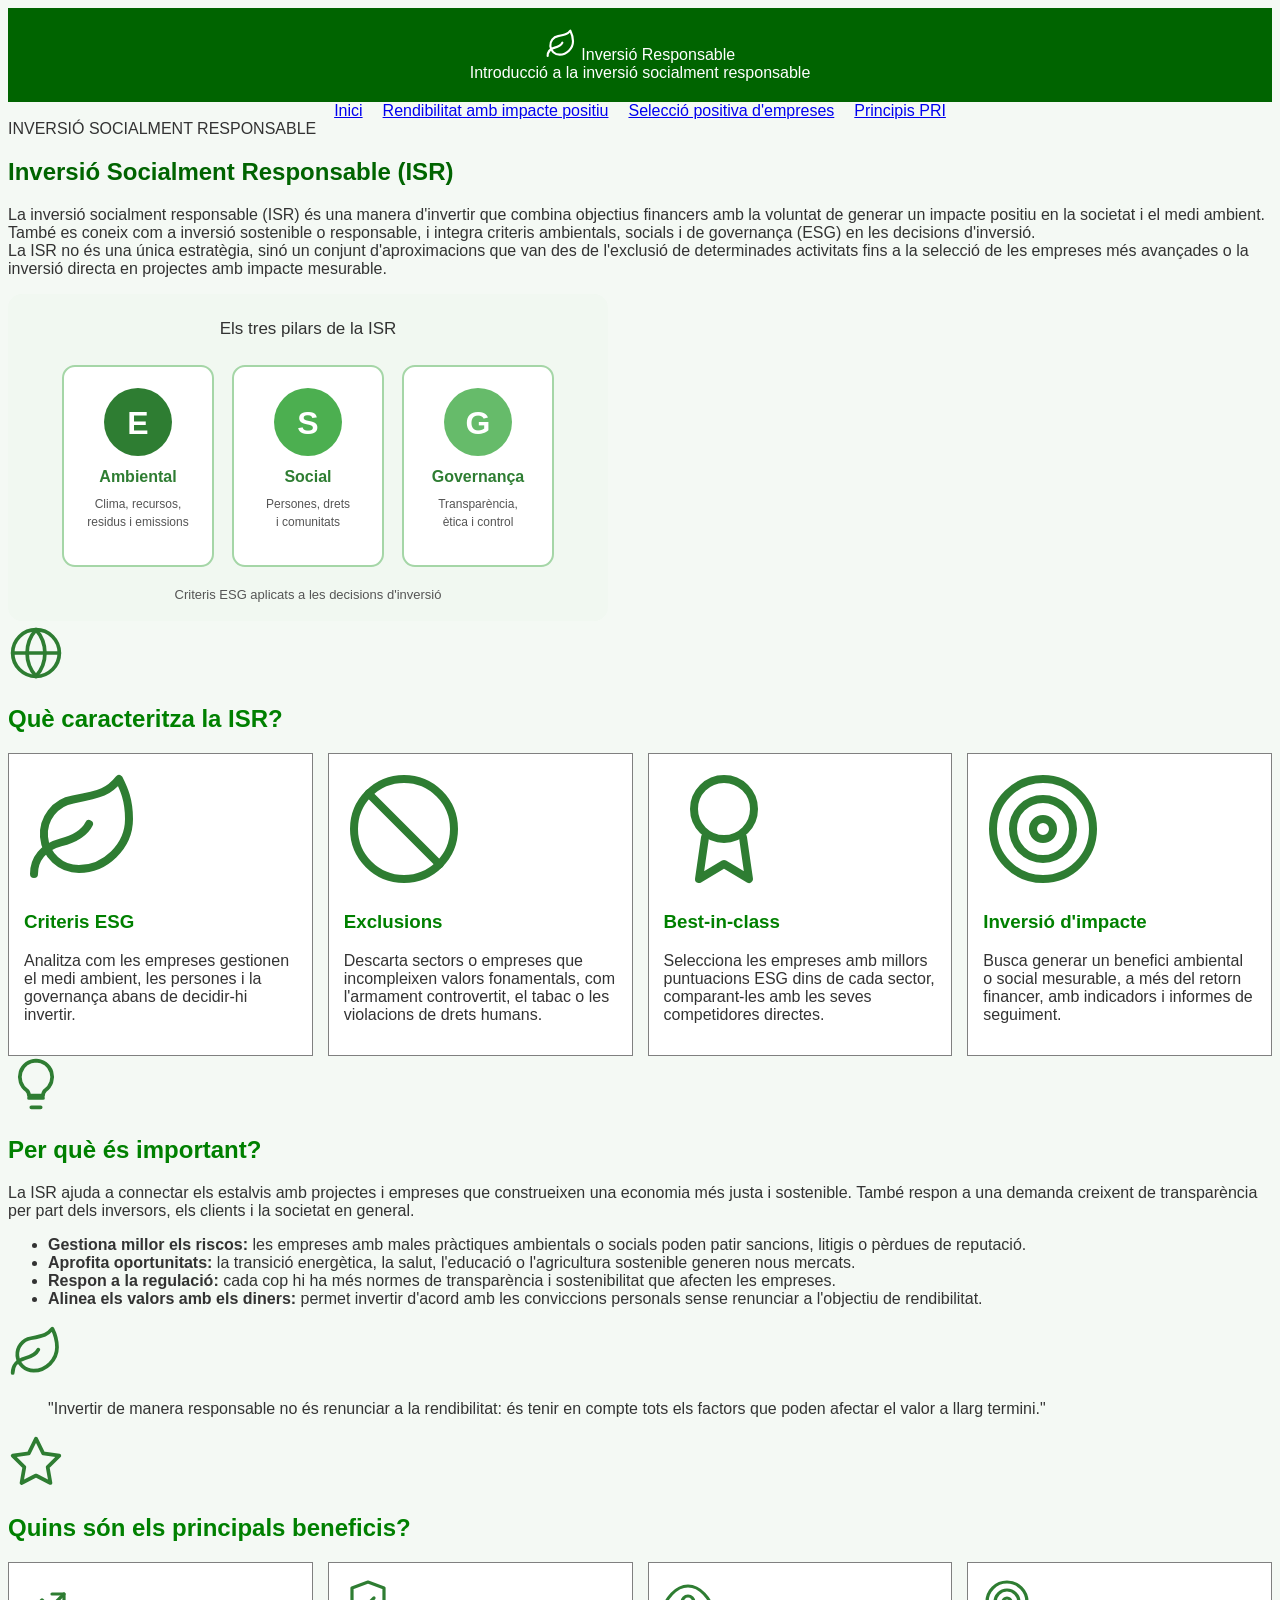
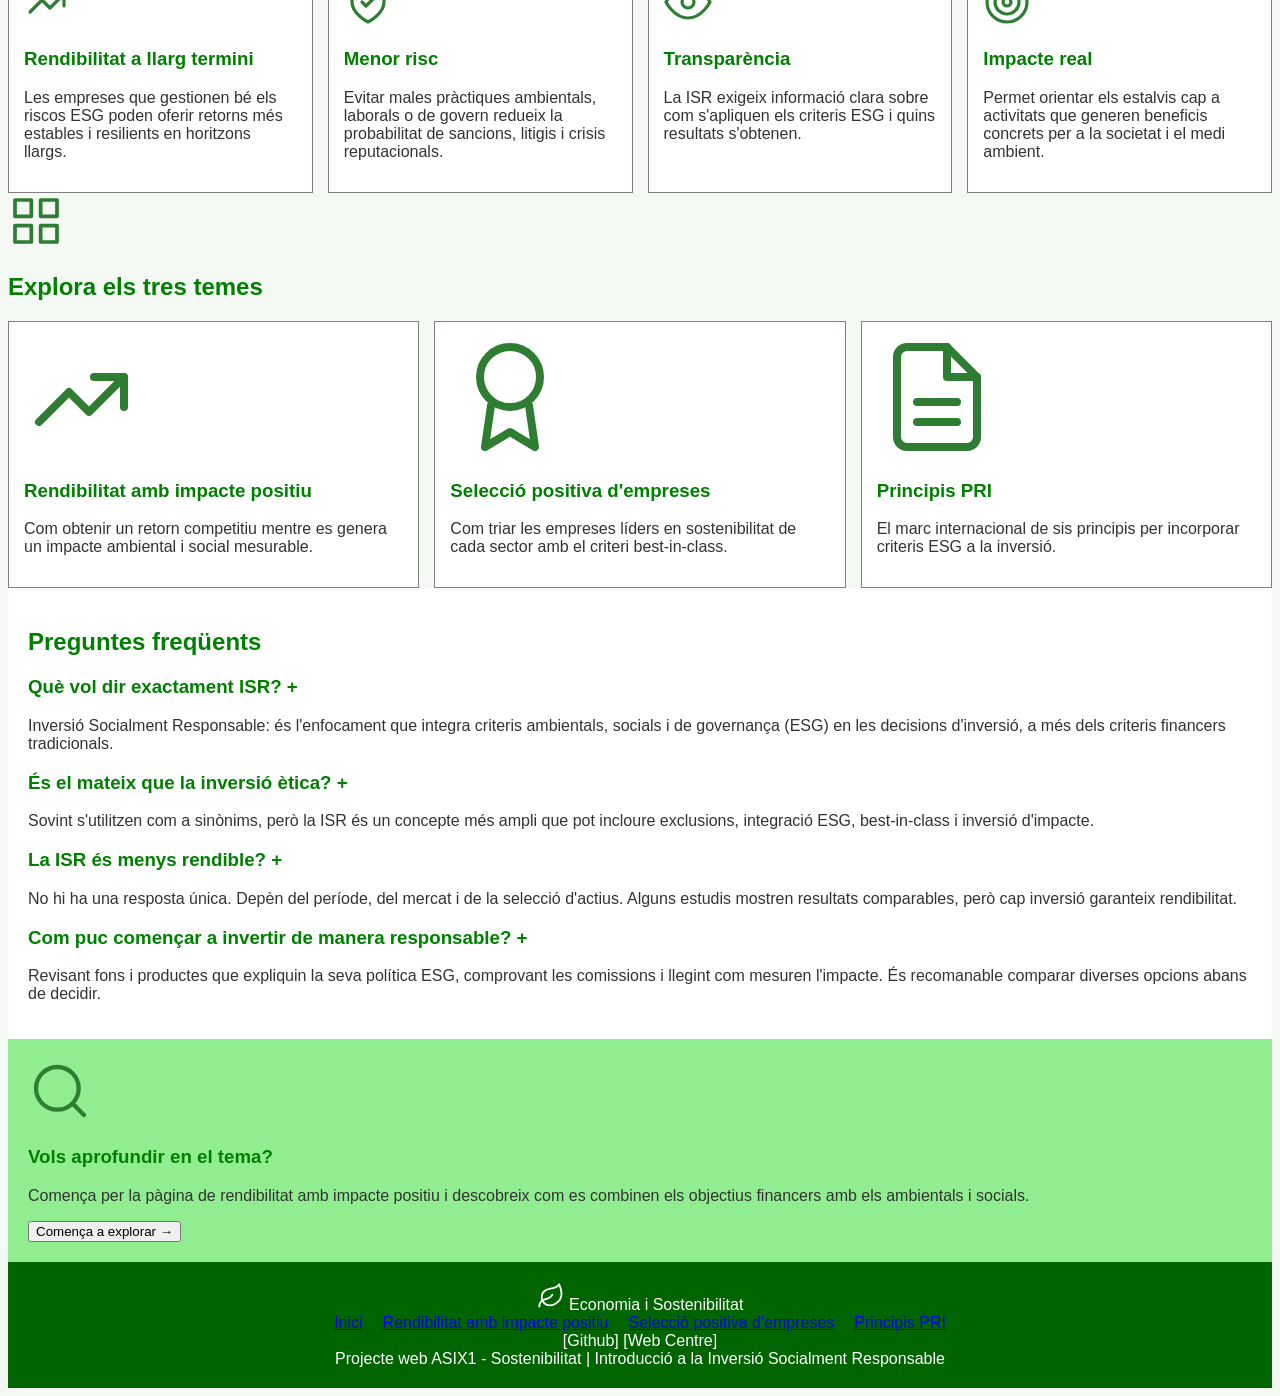
<file: Sostenibilitat/index.html>
<!DOCTYPE html>
<html lang="ca">
<head>
    <meta charset="UTF-8">
    <meta name="viewport" content="width=device-width, initial-scale=1">
    <title>Inversió Socialment Responsable (ISR) | Inversió Responsable</title>
    <link rel="stylesheet" href="style.css">
</head>
<body>

<header>
    <div class="logo">
        <svg class="icona-logo" xmlns="http://www.w3.org/2000/svg" viewBox="0 0 24 24" width="32" height="32" fill="none" stroke="#ffffff" stroke-width="1.6" stroke-linecap="round" stroke-linejoin="round" aria-hidden="true">
            <path d="M11 20A7 7 0 0 1 9.8 6.1C15.5 5 17 4.5 19 2c1 2 2 4.2 2 8 0 5.5-4.8 10-10 10Z"/>
            <path d="M2 21c0-3 1.9-5.4 5.3-6.3C10 14 12 13 13 11"/>
        </svg>
        Inversió Responsable
    </div>
    <div class="slogan">Introducció a la inversió socialment responsable</div>
</header>


<nav>
    <a href="index.html" class="active">Inici</a>
    <a href="activitat_andrei/rendibilitat_impacte_positiu.html">Rendibilitat amb impacte positiu</a>
    <a href="activitat_unai/Selecci%C3%B3_positiva_d_empreses.html">Selecció positiva d'empreses</a>
    <a href="activitat_hugo/principis_pri.html">Principis PRI</a>
</nav>

<main>

    <section class="hero-banner">
        <span class="categoria">INVERSIÓ SOCIALMENT RESPONSABLE</span>
        <h1>Inversió Socialment Responsable (ISR)</h1>

        <p class="text-simulat">
            La inversió socialment responsable (ISR) és una manera d'invertir que combina objectius financers amb la voluntat de generar un impacte positiu en la societat i el medi ambient. També es coneix com a inversió sostenible o responsable, i integra criteris ambientals, socials i de governança (ESG) en les decisions d'inversió.
            <br>
            La ISR no és una única estratègia, sinó un conjunt d'aproximacions que van des de l'exclusió de determinades activitats fins a la selecció de les empreses més avançades o la inversió directa en projectes amb impacte mesurable.
        </p>

        <div class="imatge-placeholder">
            <svg class="imatge-hero" xmlns="http://www.w3.org/2000/svg" viewBox="0 0 600 327" width="600" height="327" role="img" aria-label="Els tres pilars ESG de la inversió socialment responsable">
                <rect width="600" height="327" rx="14" fill="#f1f8f1"/>
                <text x="300" y="40" text-anchor="middle" font-family="Arial, sans-serif" font-size="17" fill="#333333">Els tres pilars de la ISR</text>

                <rect x="55" y="72" width="150" height="200" rx="12" fill="#ffffff" stroke="#a5d6a7" stroke-width="2"/>
                <circle cx="130" cy="128" r="34" fill="#2e7d32"/>
                <text x="130" y="140" text-anchor="middle" font-family="Arial, sans-serif" font-size="32" font-weight="bold" fill="#ffffff">E</text>
                <text x="130" y="188" text-anchor="middle" font-family="Arial, sans-serif" font-size="16" font-weight="bold" fill="#2e7d32">Ambiental</text>
                <text x="130" y="214" text-anchor="middle" font-family="Arial, sans-serif" font-size="12" fill="#555555">Clima, recursos,</text>
                <text x="130" y="232" text-anchor="middle" font-family="Arial, sans-serif" font-size="12" fill="#555555">residus i emissions</text>

                <rect x="225" y="72" width="150" height="200" rx="12" fill="#ffffff" stroke="#a5d6a7" stroke-width="2"/>
                <circle cx="300" cy="128" r="34" fill="#4caf50"/>
                <text x="300" y="140" text-anchor="middle" font-family="Arial, sans-serif" font-size="32" font-weight="bold" fill="#ffffff">S</text>
                <text x="300" y="188" text-anchor="middle" font-family="Arial, sans-serif" font-size="16" font-weight="bold" fill="#2e7d32">Social</text>
                <text x="300" y="214" text-anchor="middle" font-family="Arial, sans-serif" font-size="12" fill="#555555">Persones, drets</text>
                <text x="300" y="232" text-anchor="middle" font-family="Arial, sans-serif" font-size="12" fill="#555555">i comunitats</text>

                <rect x="395" y="72" width="150" height="200" rx="12" fill="#ffffff" stroke="#a5d6a7" stroke-width="2"/>
                <circle cx="470" cy="128" r="34" fill="#66bb6a"/>
                <text x="470" y="140" text-anchor="middle" font-family="Arial, sans-serif" font-size="32" font-weight="bold" fill="#ffffff">G</text>
                <text x="470" y="188" text-anchor="middle" font-family="Arial, sans-serif" font-size="16" font-weight="bold" fill="#2e7d32">Governança</text>
                <text x="470" y="214" text-anchor="middle" font-family="Arial, sans-serif" font-size="12" fill="#555555">Transparència,</text>
                <text x="470" y="232" text-anchor="middle" font-family="Arial, sans-serif" font-size="12" fill="#555555">ètica i control</text>

                <text x="300" y="305" text-anchor="middle" font-family="Arial, sans-serif" font-size="13" fill="#555555">Criteris ESG aplicats a les decisions d'inversió</text>
            </svg>
        </div>
    </section>

    <article class="exemples-seleccio">
        <div class="icona-article">
            <svg xmlns="http://www.w3.org/2000/svg" viewBox="0 0 24 24" width="56" height="56" fill="none" stroke="#2e7d32" stroke-width="1.6" stroke-linecap="round" stroke-linejoin="round" aria-hidden="true">
                <circle cx="12" cy="12" r="10"/>
                <path d="M2 12h20"/>
                <path d="M12 2a15 15 0 0 1 0 20"/>
                <path d="M12 2a15 15 0 0 0 0 20"/>
            </svg>
        </div>
        <h2>Què caracteritza la ISR?</h2>

        <div class="grid-4-columnes">
            <div class="card">
                <div class="imatge">
                    <svg xmlns="http://www.w3.org/2000/svg" viewBox="0 0 24 24" width="120" height="120" fill="none" stroke="#2e7d32" stroke-width="1.6" stroke-linecap="round" stroke-linejoin="round" aria-label="Icona criteris ESG">
                        <path d="M11 20A7 7 0 0 1 9.8 6.1C15.5 5 17 4.5 19 2c1 2 2 4.2 2 8 0 5.5-4.8 10-10 10Z"/>
                        <path d="M2 21c0-3 1.9-5.4 5.3-6.3C10 14 12 13 13 11"/>
                    </svg>
                </div>
                <h3>Criteris ESG</h3>
                <p>Analitza com les empreses gestionen el medi ambient, les persones i la governança abans de decidir-hi invertir.</p>
            </div>

            <div class="card">
                <div class="imatge">
                    <svg xmlns="http://www.w3.org/2000/svg" viewBox="0 0 24 24" width="120" height="120" fill="none" stroke="#2e7d32" stroke-width="1.6" stroke-linecap="round" stroke-linejoin="round" aria-label="Icona exclusions">
                        <circle cx="12" cy="12" r="10"/>
                        <path d="M4.9 4.9l14.2 14.2"/>
                    </svg>
                </div>
                <h3>Exclusions</h3>
                <p>Descarta sectors o empreses que incompleixen valors fonamentals, com l'armament controvertit, el tabac o les violacions de drets humans.</p>
            </div>

            <div class="card">
                <div class="imatge">
                    <svg xmlns="http://www.w3.org/2000/svg" viewBox="0 0 24 24" width="120" height="120" fill="none" stroke="#2e7d32" stroke-width="1.6" stroke-linecap="round" stroke-linejoin="round" aria-label="Icona best-in-class">
                        <circle cx="12" cy="8" r="6"/>
                        <path d="M8.2 13.7L7 22l5-3 5 3-1.2-8.3"/>
                    </svg>
                </div>
                <h3>Best-in-class</h3>
                <p>Selecciona les empreses amb millors puntuacions ESG dins de cada sector, comparant-les amb les seves competidores directes.</p>
            </div>

            <div class="card">
                <div class="imatge">
                    <svg xmlns="http://www.w3.org/2000/svg" viewBox="0 0 24 24" width="120" height="120" fill="none" stroke="#2e7d32" stroke-width="1.6" stroke-linecap="round" stroke-linejoin="round" aria-label="Icona inversió d'impacte">
                        <circle cx="12" cy="12" r="10"/>
                        <circle cx="12" cy="12" r="6"/>
                        <circle cx="12" cy="12" r="2"/>
                    </svg>
                </div>
                <h3>Inversió d'impacte</h3>
                <p>Busca generar un benefici ambiental o social mesurable, a més del retorn financer, amb indicadors i informes de seguiment.</p>
            </div>
        </div>
    </article>

    <article class="definicio">
        <div class="icona-article">
            <svg xmlns="http://www.w3.org/2000/svg" viewBox="0 0 24 24" width="56" height="56" fill="none" stroke="#2e7d32" stroke-width="1.6" stroke-linecap="round" stroke-linejoin="round" aria-hidden="true">
                <path d="M9 18h6M10 22h4M12 2a7 7 0 0 0-4 12.7c.6.5 1 1.3 1 2.3h6c0-1 .4-1.8 1-2.3A7 7 0 0 0 12 2z"/>
            </svg>
        </div>
        <h2>Per què és important?</h2>

        <p class="text-simulat">
            La ISR ajuda a connectar els estalvis amb projectes i empreses que construeixen una economia més justa i sostenible. També respon a una demanda creixent de transparència per part dels inversors, els clients i la societat en general.
        </p>

        <ul>
            <li><strong>Gestiona millor els riscos:</strong> les empreses amb males pràctiques ambientals o socials poden patir sancions, litigis o pèrdues de reputació.</li>
            <li><strong>Aprofita oportunitats:</strong> la transició energètica, la salut, l'educació o l'agricultura sostenible generen nous mercats.</li>
            <li><strong>Respon a la regulació:</strong> cada cop hi ha més normes de transparència i sostenibilitat que afecten les empreses.</li>
            <li><strong>Alinea els valors amb els diners:</strong> permet invertir d'acord amb les conviccions personals sense renunciar a l'objectiu de rendibilitat.</li>
        </ul>
    </article>

    <article class="cita-destacada">
        <div class="icona-article">
            <svg xmlns="http://www.w3.org/2000/svg" viewBox="0 0 24 24" width="56" height="56" fill="none" stroke="#2e7d32" stroke-width="1.6" stroke-linecap="round" stroke-linejoin="round" aria-hidden="true">
                <path d="M11 20A7 7 0 0 1 9.8 6.1C15.5 5 17 4.5 19 2c1 2 2 4.2 2 8 0 5.5-4.8 10-10 10Z"/>
                <path d="M2 21c0-3 1.9-5.4 5.3-6.3C10 14 12 13 13 11"/>
            </svg>
        </div>
        <blockquote>
            "Invertir de manera responsable no és renunciar a la rendibilitat: és tenir en compte tots els factors que poden afectar el valor a llarg termini."
        </blockquote>
    </article>

    <article class="beneficis">
        <div class="icona-article">
            <svg xmlns="http://www.w3.org/2000/svg" viewBox="0 0 24 24" width="56" height="56" fill="none" stroke="#2e7d32" stroke-width="1.6" stroke-linecap="round" stroke-linejoin="round" aria-hidden="true">
                <path d="M12 2l3.1 6.3 6.9 1-5 4.9 1.2 6.8L12 17.8 5.8 21l1.2-6.8-5-4.9 6.9-1z"/>
            </svg>
        </div>
        <h2>Quins són els principals beneficis?</h2>

        <div class="grid-4-caixes">
            <div class="caixa-benefici">
                <div class="icona-benefici">
                    <svg xmlns="http://www.w3.org/2000/svg" viewBox="0 0 24 24" width="48" height="48" fill="none" stroke="#2e7d32" stroke-width="1.6" stroke-linecap="round" stroke-linejoin="round" aria-label="Icona rendibilitat">
                        <path d="M3 17l6-6 4 4 7-7"/>
                        <path d="M14 8h6v6"/>
                    </svg>
                </div>
                <h3>Rendibilitat a llarg termini</h3>
                <p>Les empreses que gestionen bé els riscos ESG poden oferir retorns més estables i resilients en horitzons llargs.</p>
            </div>
            <div class="caixa-benefici">
                <div class="icona-benefici">
                    <svg xmlns="http://www.w3.org/2000/svg" viewBox="0 0 24 24" width="48" height="48" fill="none" stroke="#2e7d32" stroke-width="1.6" stroke-linecap="round" stroke-linejoin="round" aria-label="Icona menor risc">
                        <path d="M12 22s8-4 8-10V5l-8-3-8 3v7c0 6 8 10 8 10z"/>
                        <path d="M9 12l2 2 4-4"/>
                    </svg>
                </div>
                <h3>Menor risc</h3>
                <p>Evitar males pràctiques ambientals, laborals o de govern redueix la probabilitat de sancions, litigis i crisis reputacionals.</p>
            </div>
            <div class="caixa-benefici">
                <div class="icona-benefici">
                    <svg xmlns="http://www.w3.org/2000/svg" viewBox="0 0 24 24" width="48" height="48" fill="none" stroke="#2e7d32" stroke-width="1.6" stroke-linecap="round" stroke-linejoin="round" aria-label="Icona transparència">
                        <path d="M1 12s4-8 11-8 11 8 11 8-4 8-11 8S1 12 1 12z"/>
                        <circle cx="12" cy="12" r="3"/>
                    </svg>
                </div>
                <h3>Transparència</h3>
                <p>La ISR exigeix informació clara sobre com s'apliquen els criteris ESG i quins resultats s'obtenen.</p>
            </div>
            <div class="caixa-benefici">
                <div class="icona-benefici">
                    <svg xmlns="http://www.w3.org/2000/svg" viewBox="0 0 24 24" width="48" height="48" fill="none" stroke="#2e7d32" stroke-width="1.6" stroke-linecap="round" stroke-linejoin="round" aria-label="Icona impacte real">
                        <circle cx="12" cy="12" r="10"/>
                        <circle cx="12" cy="12" r="6"/>
                        <circle cx="12" cy="12" r="2"/>
                    </svg>
                </div>
                <h3>Impacte real</h3>
                <p>Permet orientar els estalvis cap a activitats que generen beneficis concrets per a la societat i el medi ambient.</p>
            </div>
        </div>
    </article>

    <article class="exemples-seleccio">
        <div class="icona-article">
            <svg xmlns="http://www.w3.org/2000/svg" viewBox="0 0 24 24" width="56" height="56" fill="none" stroke="#2e7d32" stroke-width="1.6" stroke-linecap="round" stroke-linejoin="round" aria-hidden="true">
                <rect x="3" y="3" width="7" height="7"/>
                <rect x="14" y="3" width="7" height="7"/>
                <rect x="3" y="14" width="7" height="7"/>
                <rect x="14" y="14" width="7" height="7"/>
            </svg>
        </div>
        <h2>Explora els tres temes</h2>

        <div class="grid-4-columnes">
            <div class="card">
                <div class="imatge">
                    <svg xmlns="http://www.w3.org/2000/svg" viewBox="0 0 24 24" width="120" height="120" fill="none" stroke="#2e7d32" stroke-width="1.6" stroke-linecap="round" stroke-linejoin="round" aria-label="Icona rendibilitat amb impacte">
                        <path d="M3 17l6-6 4 4 7-7"/>
                        <path d="M14 8h6v6"/>
                    </svg>
                </div>
                <a href="activitat_andrei/rendibilitat_impacte_positiu.html">
                    <h3>Rendibilitat amb impacte positiu</h3>
                    <p>Com obtenir un retorn competitiu mentre es genera un impacte ambiental i social mesurable.</p>
                </a>
            </div>

            <div class="card">
                <div class="imatge">
                    <svg xmlns="http://www.w3.org/2000/svg" viewBox="0 0 24 24" width="120" height="120" fill="none" stroke="#2e7d32" stroke-width="1.6" stroke-linecap="round" stroke-linejoin="round" aria-label="Icona selecció positiva">
                        <circle cx="12" cy="8" r="6"/>
                        <path d="M8.2 13.7L7 22l5-3 5 3-1.2-8.3"/>
                    </svg>
                </div>
                <a href="activitat_unai/Selecci%C3%B3_positiva_d_empreses.html">
                    <h3>Selecció positiva d'empreses</h3>
                    <p>Com triar les empreses líders en sostenibilitat de cada sector amb el criteri best-in-class.</p>
                </a>
            </div>

            <div class="card">
                <div class="imatge">
                    <svg xmlns="http://www.w3.org/2000/svg" viewBox="0 0 24 24" width="120" height="120" fill="none" stroke="#2e7d32" stroke-width="1.6" stroke-linecap="round" stroke-linejoin="round" aria-label="Icona Principis PRI">
                        <path d="M14 2H6a2 2 0 0 0-2 2v16a2 2 0 0 0 2 2h12a2 2 0 0 0 2-2V8z"/>
                        <path d="M14 2v6h6"/>
                        <path d="M8 13h8M8 17h8"/>
                    </svg>
                </div>
                <a href="activitat_hugo/principis_pri.html">
                    <h3>Principis PRI</h3>
                    <p>El marc internacional de sis principis per incorporar criteris ESG a la inversió.</p>
                </a>
            </div>
        </div>
    </article>

</main>

<aside>

    <div class="faq-container">
        <h2>Preguntes freqüents</h2>

        <div class="faq-item">
            <h3>Què vol dir exactament ISR? <span>+</span></h3>
            <p class="text-simulat">Inversió Socialment Responsable: és l'enfocament que integra criteris ambientals, socials i de governança (ESG) en les decisions d'inversió, a més dels criteris financers tradicionals.</p>
        </div>

        <div class="faq-item">
            <h3>És el mateix que la inversió ètica? <span>+</span></h3>
            <p class="text-simulat">Sovint s'utilitzen com a sinònims, però la ISR és un concepte més ampli que pot incloure exclusions, integració ESG, best-in-class i inversió d'impacte.</p>
        </div>

        <div class="faq-item">
            <h3>La ISR és menys rendible? <span>+</span></h3>
            <p class="text-simulat">No hi ha una resposta única. Depèn del període, del mercat i de la selecció d'actius. Alguns estudis mostren resultats comparables, però cap inversió garanteix rendibilitat.</p>
        </div>

        <div class="faq-item">
            <h3>Com puc començar a invertir de manera responsable? <span>+</span></h3>
            <p class="text-simulat">Revisant fons i productes que expliquin la seva política ESG, comprovant les comissions i llegint com mesuren l'impacte. És recomanable comparar diverses opcions abans de decidir.</p>
        </div>
    </div>

    <div class="cta-card">
        <div class="icona">
            <svg xmlns="http://www.w3.org/2000/svg" viewBox="0 0 24 24" width="64" height="64" fill="none" stroke="#2e7d32" stroke-width="1.6" stroke-linecap="round" stroke-linejoin="round" aria-label="Icona lupa i anàlisi">
                <circle cx="11" cy="11" r="8"/>
                <path d="M21 21l-4.3-4.3"/>
            </svg>
        </div>
        <h3>Vols aprofundir en el tema?</h3>
        <p class="text-simulat">Comença per la pàgina de rendibilitat amb impacte positiu i descobreix com es combinen els objectius financers amb els ambientals i socials.</p>
        <button class="boto-cta">Comença a explorar &rarr;</button>
    </div>
</aside>

<footer>
    <div class="footer-logo">
        <svg class="icona-logo" xmlns="http://www.w3.org/2000/svg" viewBox="0 0 24 24" width="28" height="28" fill="none" stroke="#ffffff" stroke-width="1.6" stroke-linecap="round" stroke-linejoin="round" aria-hidden="true">
            <path d="M11 20A7 7 0 0 1 9.8 6.1C15.5 5 17 4.5 19 2c1 2 2 4.2 2 8 0 5.5-4.8 10-10 10Z"/>
            <path d="M2 21c0-3 1.9-5.4 5.3-6.3C10 14 12 13 13 11"/>
        </svg>
        Economia i Sostenibilitat
    </div>
    <div class="footer-nav">
        <a href="index.html" class="active">Inici</a>
        <a href="activitat_andrei/rendibilitat_impacte_positiu.html">Rendibilitat amb impacte positiu</a>
        <a href="activitat_unai/Selecci%C3%B3_positiva_d_empreses.html">Selecció positiva d'empreses</a>
        <a href="activitat_hugo/principis_pri.html">Principis PRI</a>
    </div>
    <div class="xarxes-socials">
        [Github] [Web Centre]
    </div>
    <div class="footer-copy">
        Projecte web ASIX1 - Sostenibilitat | Introducció a la Inversió Socialment Responsable
    </div>
</footer>
</body>
</html>
</file>
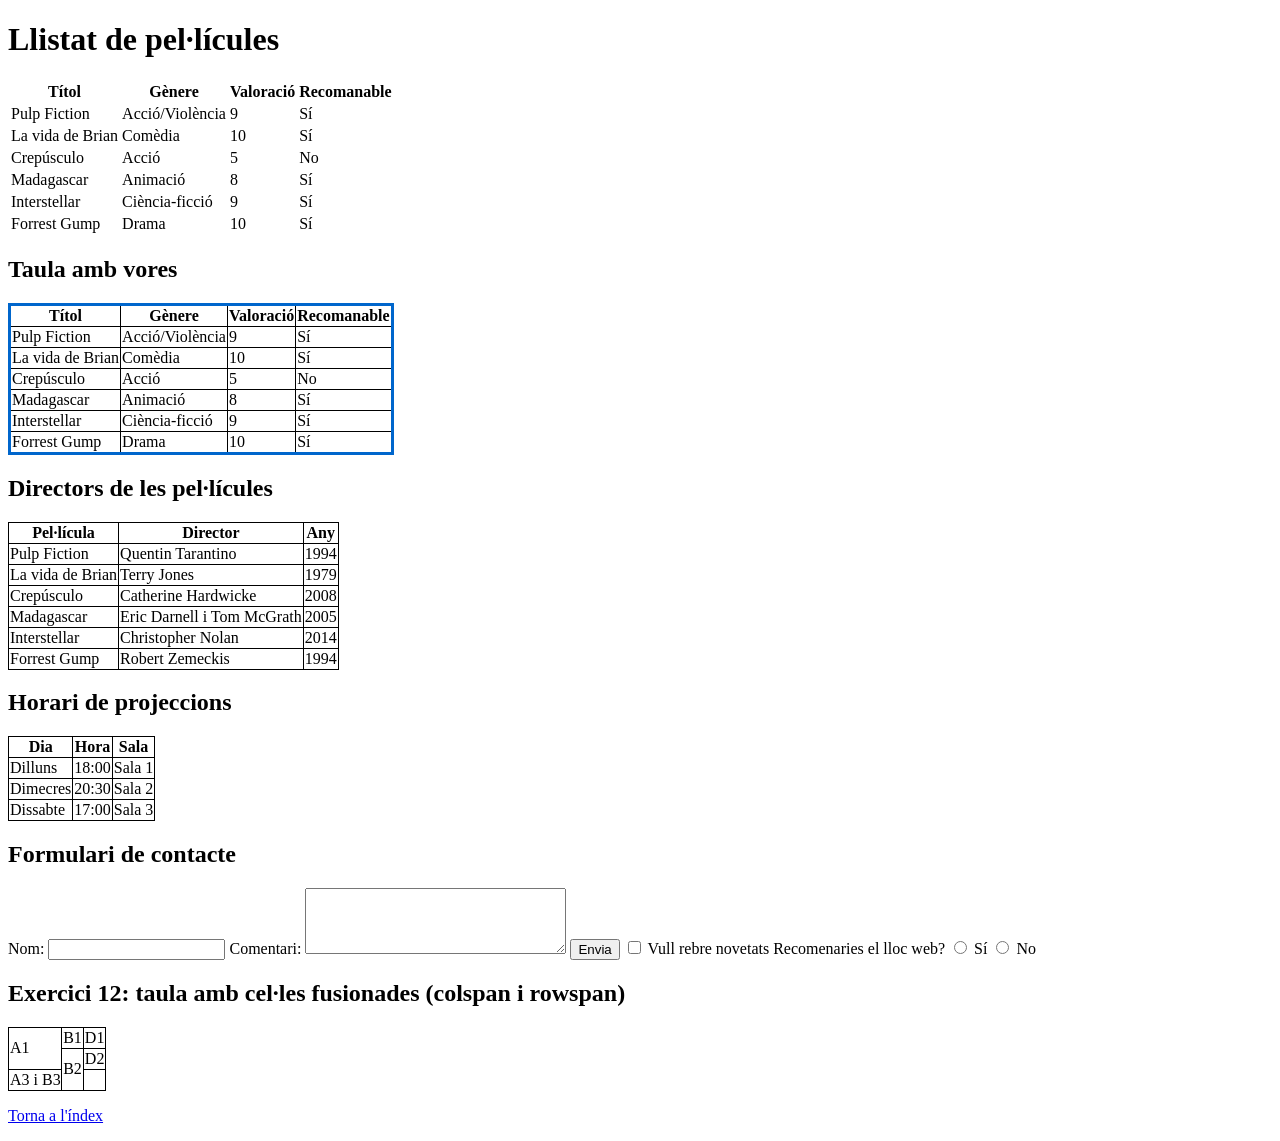
<file: RA1/RA1 Activitat Introductoria/1.2_tauleta (1).html>
<!DOCTYPE html>
<html lang="ca">
<head>
    <meta charset="UTF-8">
    <title>Taules i formulari de pel·lícules</title>
    <style>
        table.borders td, table.borders th { border: 1px solid black; }
    </style>
</head>
<body>

    <h1>Llistat de pel·lícules</h1>

    <table>
        <tr>
            <th>Títol</th>
            <th>Gènere</th>
            <th>Valoració</th>
            <th>Recomanable</th>
        </tr>
        <tr>
            <td>Pulp Fiction</td>
            <td>Acció/Violència</td>
            <td>9</td>
            <td>Sí</td>
        </tr>
        <tr>
            <td>La vida de Brian</td>
            <td>Comèdia</td>
            <td>10</td>
            <td>Sí</td>
        </tr>
        <tr>
            <td>Crepúsculo</td>
            <td>Acció</td>
            <td>5</td>
            <td>No</td>
        </tr>
        <tr>
            <td>Madagascar</td>
            <td>Animació</td>
            <td>8</td>
            <td>Sí</td>
        </tr>
        <tr>
            <td>Interstellar</td>
            <td>Ciència-ficció</td>
            <td>9</td>
            <td>Sí</td>
        </tr>
        <tr>
            <td>Forrest Gump</td>
            <td>Drama</td>
            <td>10</td>
            <td>Sí</td>
        </tr>
    </table>

    <h2>Taula amb vores</h2>
    <table class="borders" style="border: 3px solid #0066CC; border-collapse: collapse;">
        <tr>
            <th>Títol</th>
            <th>Gènere</th>
            <th>Valoració</th>
            <th>Recomanable</th>
        </tr>
        <tr>
            <td>Pulp Fiction</td>
            <td>Acció/Violència</td>
            <td>9</td>
            <td>Sí</td>
        </tr>
        <tr>
            <td>La vida de Brian</td>
            <td>Comèdia</td>
            <td>10</td>
            <td>Sí</td>
        </tr>
        <tr>
            <td>Crepúsculo</td>
            <td>Acció</td>
            <td>5</td>
            <td>No</td>
        </tr>
        <tr>
            <td>Madagascar</td>
            <td>Animació</td>
            <td>8</td>
            <td>Sí</td>
        </tr>
        <tr>
            <td>Interstellar</td>
            <td>Ciència-ficció</td>
            <td>9</td>
            <td>Sí</td>
        </tr>
        <tr>
            <td>Forrest Gump</td>
            <td>Drama</td>
            <td>10</td>
            <td>Sí</td>
        </tr>
    </table>

    <h2>Directors de les pel·lícules</h2>
    <table class="borders" style="border: 1px solid black; border-collapse: collapse;">
        <tr>
            <th>Pel·lícula</th>
            <th>Director</th>
            <th>Any</th>
        </tr>
        <tr>
            <td>Pulp Fiction</td>
            <td>Quentin Tarantino</td>
            <td>1994</td>
        </tr>
        <tr>
            <td>La vida de Brian</td>
            <td>Terry Jones</td>
            <td>1979</td>
        </tr>
        <tr>
            <td>Crepúsculo</td>
            <td>Catherine Hardwicke</td>
            <td>2008</td>
        </tr>
        <tr>
            <td>Madagascar</td>
            <td>Eric Darnell i Tom McGrath</td>
            <td>2005</td>
        </tr>
        <tr>
            <td>Interstellar</td>
            <td>Christopher Nolan</td>
            <td>2014</td>
        </tr>
        <tr>
            <td>Forrest Gump</td>
            <td>Robert Zemeckis</td>
            <td>1994</td>
        </tr>
    </table>

    <h2>Horari de projeccions</h2>
    <table class="borders" style="border: 1px solid black; border-collapse: collapse;">
        <tr>
            <th>Dia</th>
            <th>Hora</th>
            <th>Sala</th>
        </tr>
        <tr>
            <td>Dilluns</td>
            <td>18:00</td>
            <td>Sala 1</td>
        </tr>
        <tr>
            <td>Dimecres</td>
            <td>20:30</td>
            <td>Sala 2</td>
        </tr>
        <tr>
            <td>Dissabte</td>
            <td>17:00</td>
            <td>Sala 3</td>
        </tr>
    </table>

    <h2>Formulari de contacte</h2>
    <section>
        <form id="myform">
            <label for="nom">Nom:</label>
            <input type="text" id="nom" name="nom">

            <label for="comentari">Comentari:</label>
            <textarea id="comentari" name="comentari" rows="4" cols="30"></textarea>

            <button type="submit">Envia</button>

            <input type="checkbox" id="novetats" name="novetats">
            <label for="novetats">Vull rebre novetats</label>

            <label>Recomenaries el lloc web?</label>
            <input type="radio" id="si" name="recomana" value="si">
            <label for="si">Sí</label>
            <input type="radio" id="no" name="recomana" value="no">
            <label for="no">No</label>
        </form>
    </section>

        <h2>Exercici 12: taula amb cel·les fusionades (colspan i rowspan)</h2>
    <table class="borders" style="border: 1px solid black; border-collapse: collapse;">
        <tr>
            <td rowspan="2">A1</td>
            <td colspan="2">B1</td>
            <td>D1</td>
        </tr>
        <tr>
            <td colspan="2" rowspan="2">B2</td>
            <td>D2</td>
        </tr>
        <tr>
            <td colspan="2">A3 i B3</td>
        </tr>
    </table>

    <p><a href="index.html">Torna a l'índex</a></p>

</body>
</html>
</file>
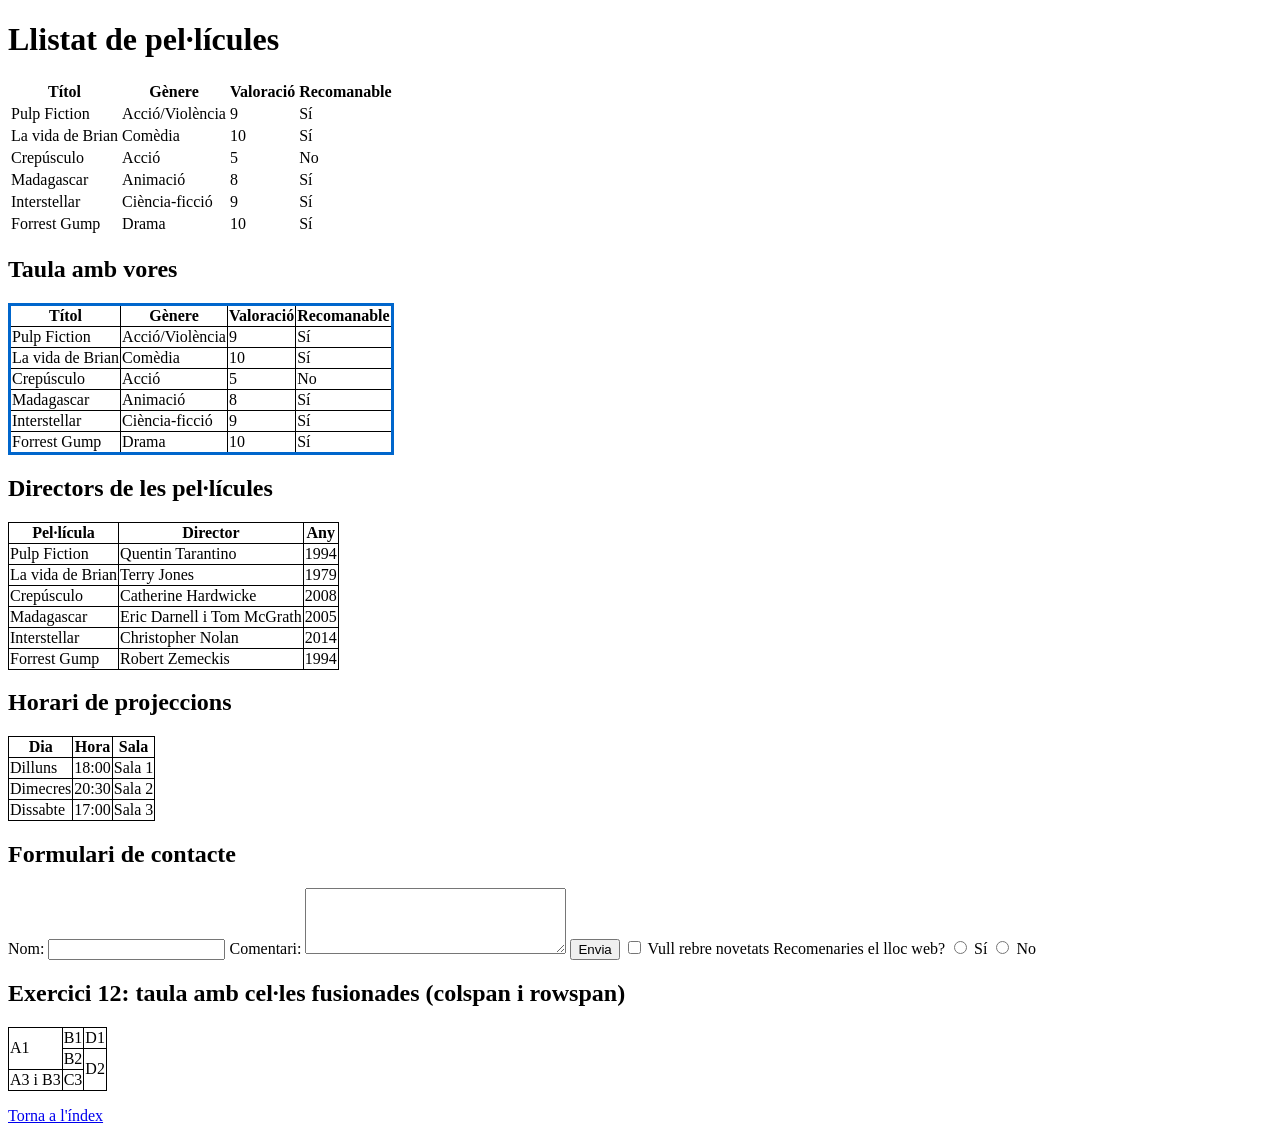
<file: RA1/RA1 Activitat Introductoria/1.2_tauleta.html>
<!DOCTYPE html>
<html lang="ca">
<head>
    <meta charset="UTF-8">
    <title>Taules i formulari de pel·lícules</title>
    <style>
        table.borders td, table.borders th { border: 1px solid black; }
    </style>
</head>
<body>

    <h1>Llistat de pel·lícules</h1>

    <table>
        <tr>
            <th>Títol</th>
            <th>Gènere</th>
            <th>Valoració</th>
            <th>Recomanable</th>
        </tr>
        <tr>
            <td>Pulp Fiction</td>
            <td>Acció/Violència</td>
            <td>9</td>
            <td>Sí</td>
        </tr>
        <tr>
            <td>La vida de Brian</td>
            <td>Comèdia</td>
            <td>10</td>
            <td>Sí</td>
        </tr>
        <tr>
            <td>Crepúsculo</td>
            <td>Acció</td>
            <td>5</td>
            <td>No</td>
        </tr>
        <tr>
            <td>Madagascar</td>
            <td>Animació</td>
            <td>8</td>
            <td>Sí</td>
        </tr>
        <tr>
            <td>Interstellar</td>
            <td>Ciència-ficció</td>
            <td>9</td>
            <td>Sí</td>
        </tr>
        <tr>
            <td>Forrest Gump</td>
            <td>Drama</td>
            <td>10</td>
            <td>Sí</td>
        </tr>
    </table>

    <h2>Taula amb vores</h2>
    <table class="borders" style="border: 3px solid #0066CC; border-collapse: collapse;">
        <tr>
            <th>Títol</th>
            <th>Gènere</th>
            <th>Valoració</th>
            <th>Recomanable</th>
        </tr>
        <tr>
            <td>Pulp Fiction</td>
            <td>Acció/Violència</td>
            <td>9</td>
            <td>Sí</td>
        </tr>
        <tr>
            <td>La vida de Brian</td>
            <td>Comèdia</td>
            <td>10</td>
            <td>Sí</td>
        </tr>
        <tr>
            <td>Crepúsculo</td>
            <td>Acció</td>
            <td>5</td>
            <td>No</td>
        </tr>
        <tr>
            <td>Madagascar</td>
            <td>Animació</td>
            <td>8</td>
            <td>Sí</td>
        </tr>
        <tr>
            <td>Interstellar</td>
            <td>Ciència-ficció</td>
            <td>9</td>
            <td>Sí</td>
        </tr>
        <tr>
            <td>Forrest Gump</td>
            <td>Drama</td>
            <td>10</td>
            <td>Sí</td>
        </tr>
    </table>

    <h2>Directors de les pel·lícules</h2>
    <table class="borders" style="border: 1px solid black; border-collapse: collapse;">
        <tr>
            <th>Pel·lícula</th>
            <th>Director</th>
            <th>Any</th>
        </tr>
        <tr>
            <td>Pulp Fiction</td>
            <td>Quentin Tarantino</td>
            <td>1994</td>
        </tr>
        <tr>
            <td>La vida de Brian</td>
            <td>Terry Jones</td>
            <td>1979</td>
        </tr>
        <tr>
            <td>Crepúsculo</td>
            <td>Catherine Hardwicke</td>
            <td>2008</td>
        </tr>
        <tr>
            <td>Madagascar</td>
            <td>Eric Darnell i Tom McGrath</td>
            <td>2005</td>
        </tr>
        <tr>
            <td>Interstellar</td>
            <td>Christopher Nolan</td>
            <td>2014</td>
        </tr>
        <tr>
            <td>Forrest Gump</td>
            <td>Robert Zemeckis</td>
            <td>1994</td>
        </tr>
    </table>

    <h2>Horari de projeccions</h2>
    <table class="borders" style="border: 1px solid black; border-collapse: collapse;">
        <tr>
            <th>Dia</th>
            <th>Hora</th>
            <th>Sala</th>
        </tr>
        <tr>
            <td>Dilluns</td>
            <td>18:00</td>
            <td>Sala 1</td>
        </tr>
        <tr>
            <td>Dimecres</td>
            <td>20:30</td>
            <td>Sala 2</td>
        </tr>
        <tr>
            <td>Dissabte</td>
            <td>17:00</td>
            <td>Sala 3</td>
        </tr>
    </table>

    <h2>Formulari de contacte</h2>
    <section>
        <form id="myform">
            <label for="nom">Nom:</label>
            <input type="text" id="nom" name="nom">

            <label for="comentari">Comentari:</label>
            <textarea id="comentari" name="comentari" rows="4" cols="30"></textarea>

            <button type="submit">Envia</button>

            <input type="checkbox" id="novetats" name="novetats">
            <label for="novetats">Vull rebre novetats</label>

            <label>Recomenaries el lloc web?</label>
            <input type="radio" id="si" name="recomana" value="si">
            <label for="si">Sí</label>
            <input type="radio" id="no" name="recomana" value="no">
            <label for="no">No</label>
        </form>
    </section>

        <h2>Exercici 12: taula amb cel·les fusionades (colspan i rowspan)</h2>
    <table class="borders" style="border: 1px solid black; border-collapse: collapse;">
        <tr>
            <td rowspan="2">A1</td>
            <td colspan="2">B1</td>
            <td>D1</td>
        </tr>
        <tr>
            <td colspan="2">B2</td>
            <td rowspan="2">D2</td>
        </tr>
        <tr>
            <td colspan="2">A3 i B3</td>
            <td>C3</td>
        </tr>
    </table>

    <p><a href="index.html">Torna a l'índex</a></p>

</body>
</html>
</file>
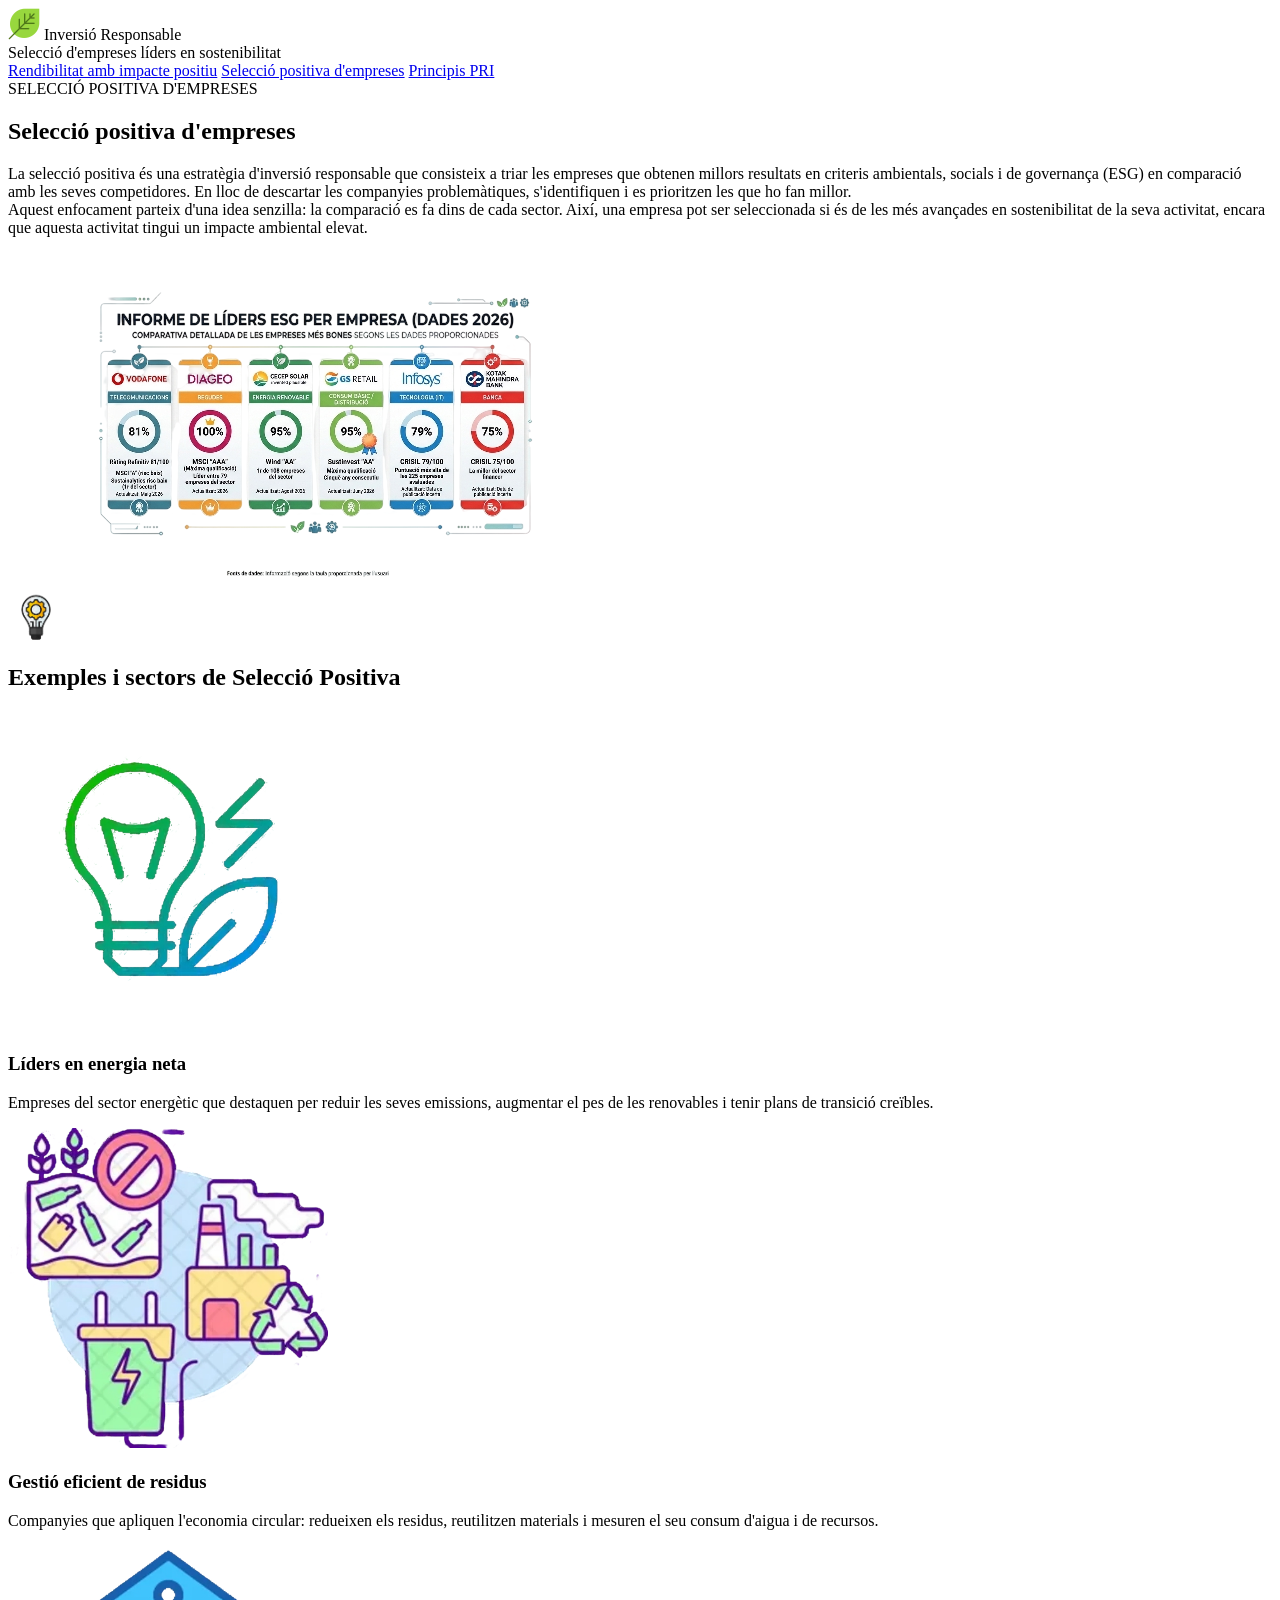
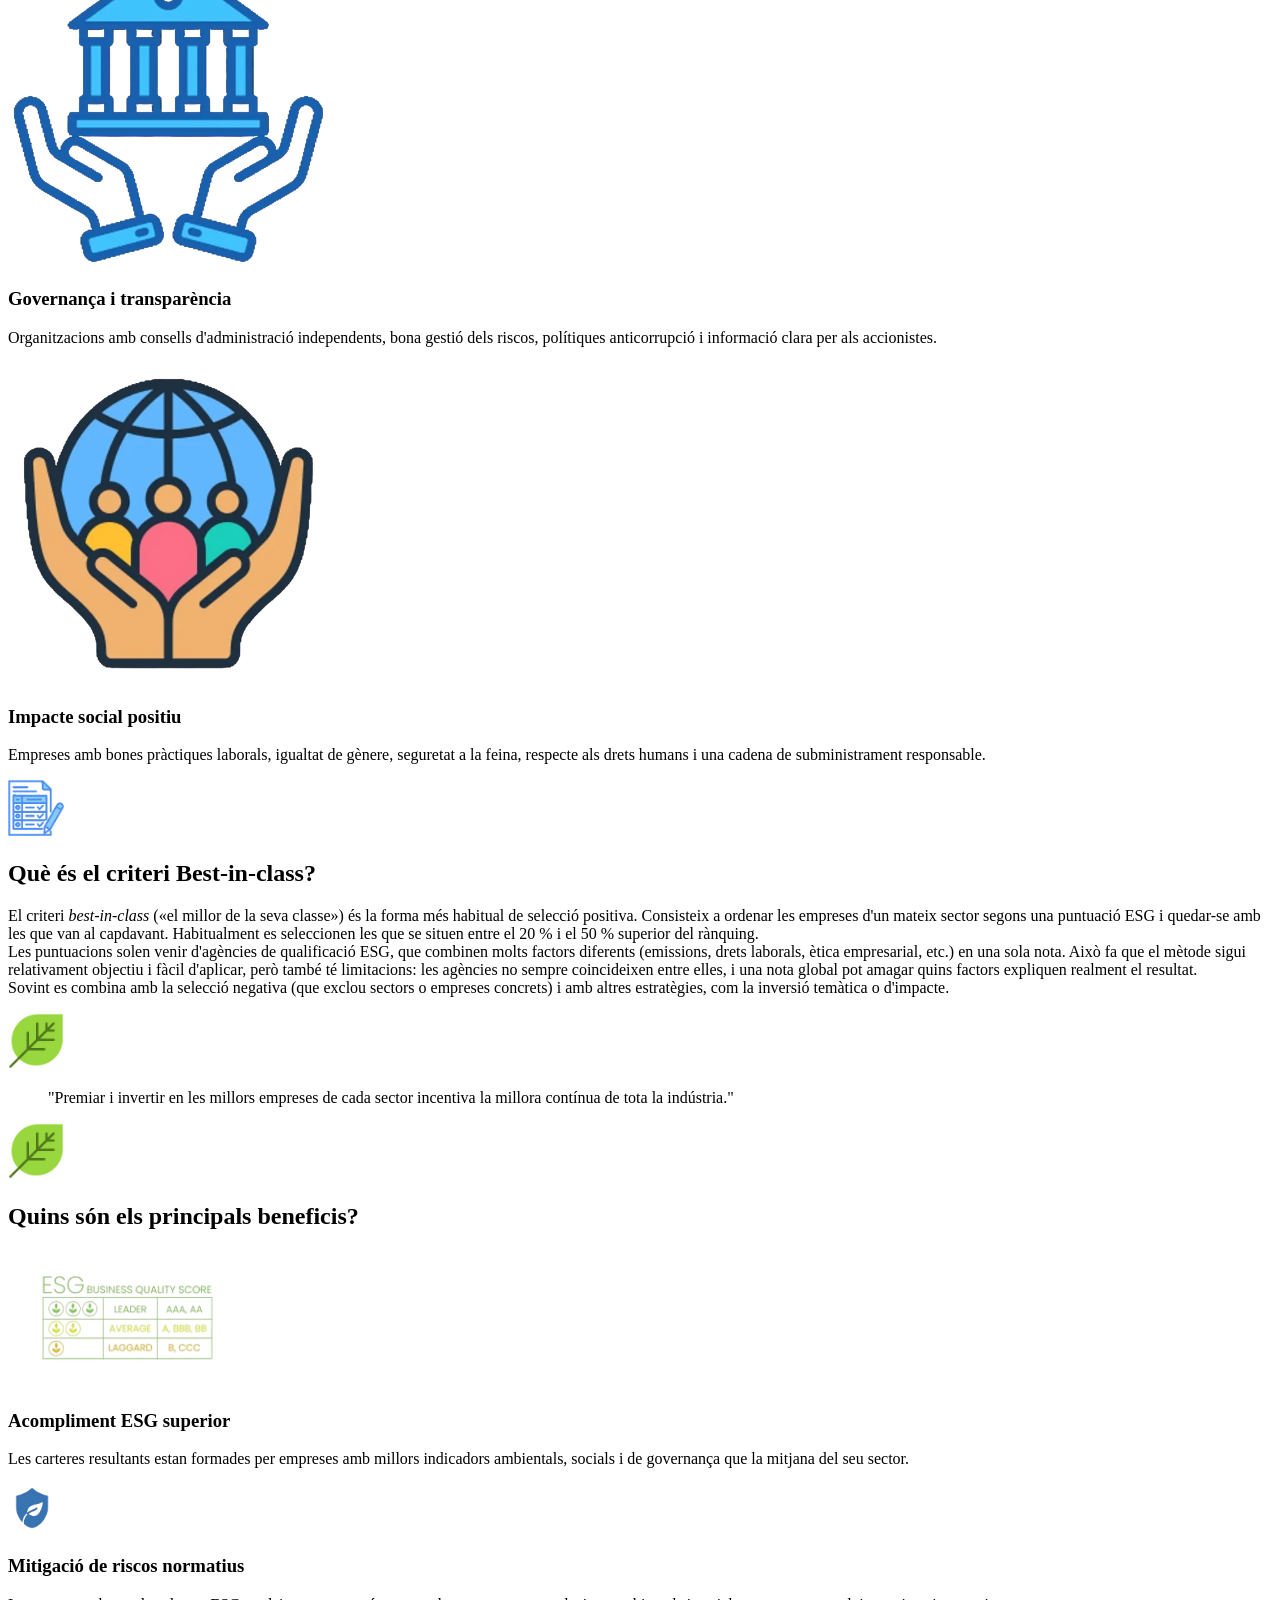
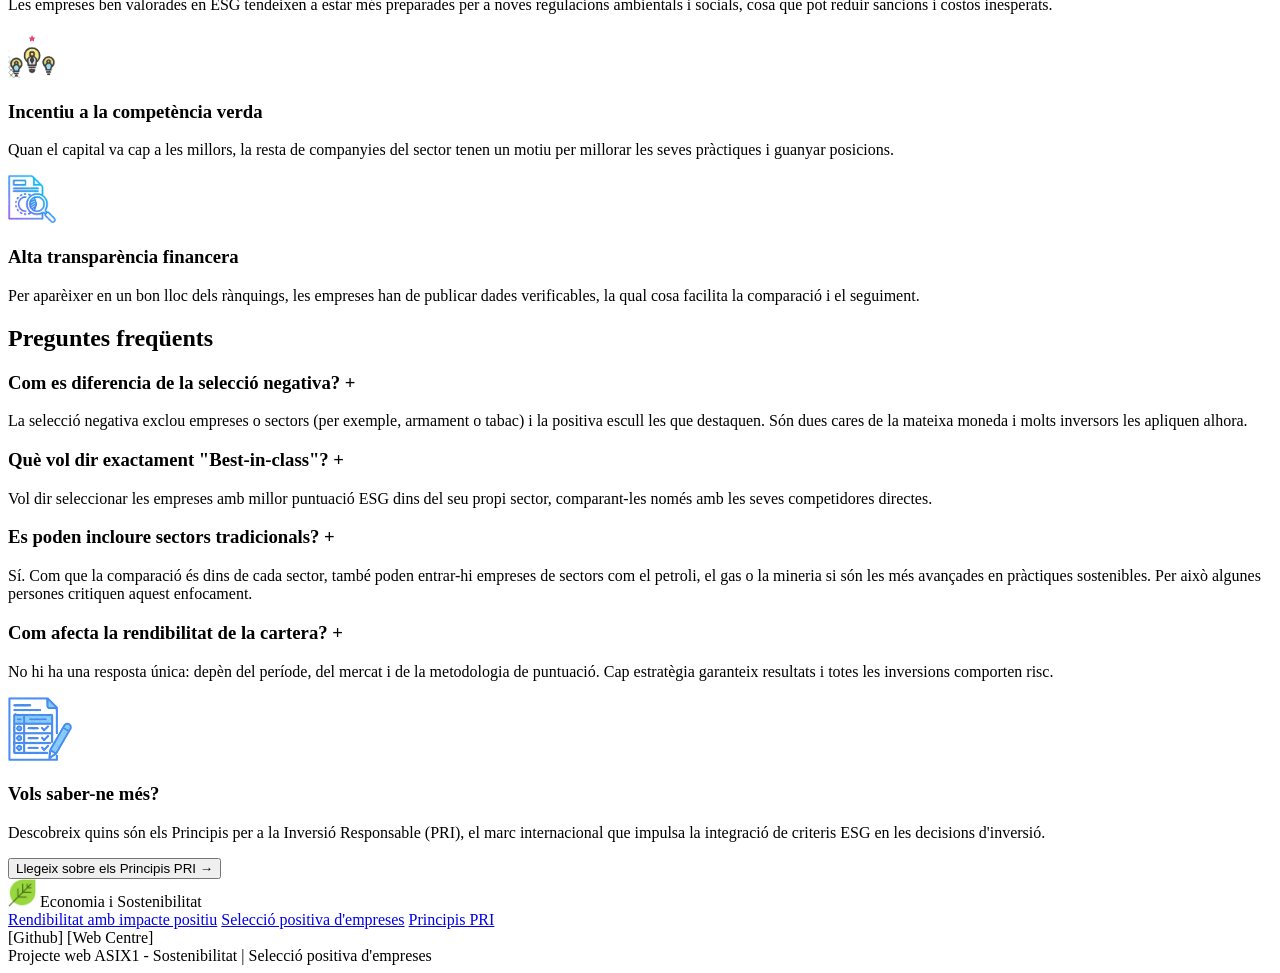
<file: Sostenibilitat/activitat2-portal/Selecció_positiva_d_empreses.html>
<!DOCTYPE html>
<html lang="ca">
<head>
    <meta charset="UTF-8">
    <meta name="viewport" content="width=device-width, initial-scale=1">
    <title>Selecció positiva d'empreses | Inversió Responsable</title>
</head>
<body>

<header>
    <div class="logo">
        <img src="assets/hoja.png" alt="Icona fulla ESG" class="icona-logo" width="32" height="32">
        Inversió Responsable
    </div>
    <div class="slogan">Selecció d'empreses líders en sostenibilitat</div>
</header>


<nav>
    <a href="#">Rendibilitat amb impacte positiu</a>
    <a href="#" class="active">Selecció positiva d'empreses</a>
    <a href="#">Principis PRI</a>
</nav>

<main>

    <section class="hero-banner">
        <span class="categoria">SELECCIÓ POSITIVA D'EMPRESES</span>
        <h1>Selecció positiva d'empreses</h1>

        <p class="text-simulat">
            La selecció positiva és una estratègia d'inversió responsable que consisteix a triar les empreses que obtenen millors resultats en criteris ambientals, socials i de governança (ESG) en comparació amb les seves competidores. En lloc de descartar les companyies problemàtiques, s'identifiquen i es prioritzen les que ho fan millor.
            <br>
            Aquest enfocament parteix d'una idea senzilla: la comparació es fa dins de cada sector. Així, una empresa pot ser seleccionada si és de les més avançades en sostenibilitat de la seva activitat, encara que aquesta activitat tingui un impacte ambiental elevat.
        </p>

        <div class="imatge-placeholder">
            <img src="assets/graficegr.png" alt="Gràfic de ràting ESG comparant les millors empreses de cada sector" class="imatge-hero" width="600" height="327">
        </div>
    </section>

    <article class="exemples-seleccio">
        <div class="icona-article">
            <img src="assets/inovacio.png" alt="Icona Innovació" width="56" height="56">
        </div>
        <h2>Exemples i sectors de Selecció Positiva</h2>

        <div class="grid-4-columnes">
            <div class="card">
                <div class="imatge">
                    <img src="assets/energialimpia.png" alt="Líders en energia neta" loading="lazy" width="320" height="320">
                </div>
                <h3>Líders en energia neta</h3>
                <p>Empreses del sector energètic que destaquen per reduir les seves emissions, augmentar el pes de les renovables i tenir plans de transició creïbles.</p>
            </div>

            <div class="card">
                <div class="imatge">
                    <img src="assets/residuslimpios.png" alt="Gestió eficient de residus" loading="lazy" width="320" height="320">
                </div>
                <h3>Gestió eficient de residus</h3>
                <p>Companyies que apliquen l'economia circular: redueixen els residus, reutilitzen materials i mesuren el seu consum d'aigua i de recursos.</p>
            </div>

            <div class="card">
                <div class="imatge">
                    <img src="assets/governansa.png" alt="Governança i transparència" loading="lazy" width="320" height="320">
                </div>
                <h3>Governança i transparència</h3>
                <p>Organitzacions amb consells d'administració independents, bona gestió dels riscos, polítiques anticorrupció i informació clara per als accionistes.</p>
            </div>

            <div class="card">
                <div class="imatge">
                    <img src="assets/imactesocial.png" alt="Impacte social positiu" loading="lazy" width="320" height="320">
                </div>
                <h3>Impacte social positiu</h3>
                <p>Empreses amb bones pràctiques laborals, igualtat de gènere, seguretat a la feina, respecte als drets humans i una cadena de subministrament responsable.</p>
            </div>
        </div>
    </article>

    <article class="definicio">
        <div class="icona-article">
            <img src="assets/criterio.png" alt="Icona criteri Best-in-class" width="56" height="56">
        </div>
        <h2>Què és el criteri Best-in-class?</h2>

        <p class="text-simulat">
            El criteri <em>best-in-class</em> («el millor de la seva classe») és la forma més habitual de selecció positiva. Consisteix a ordenar les empreses d'un mateix sector segons una puntuació ESG i quedar-se amb les que van al capdavant. Habitualment es seleccionen les que se situen entre el 20 % i el 50 % superior del rànquing.
            <br>
            Les puntuacions solen venir d'agències de qualificació ESG, que combinen molts factors diferents (emissions, drets laborals, ètica empresarial, etc.) en una sola nota. Això fa que el mètode sigui relativament objectiu i fàcil d'aplicar, però també té limitacions: les agències no sempre coincideixen entre elles, i una nota global pot amagar quins factors expliquen realment el resultat.
            <br>
            Sovint es combina amb la selecció negativa (que exclou sectors o empreses concrets) i amb altres estratègies, com la inversió temàtica o d'impacte.
        </p>
    </article>

    <article class="cita-destacada">
        <div class="icona-article">
            <img src="assets/hoja.png" alt="Icona fulla d'impacte" width="56" height="56">
        </div>
        <blockquote>
            "Premiar i invertir en les millors empreses de cada sector incentiva la millora contínua de tota la indústria."
        </blockquote>
    </article>

    <article class="beneficis">
        <div class="icona-article">
            <img src="assets/hoja.png" alt="Icona fulla de ràting" width="56" height="56">
        </div>
        <h2>Quins són els principals beneficis?</h2>

        <div class="grid-4-caixes">
            <div class="caixa-benefici">
                <div class="icona-benefici">
                    <img src="assets/rating.png" alt="Icona ràting ESG" width="240" height="137">
                </div>
                <h3>Acompliment ESG superior</h3>
                <p>Les carteres resultants estan formades per empreses amb millors indicadors ambientals, socials i de governança que la mitjana del seu sector.</p>
            </div>
            <div class="caixa-benefici">
                <div class="icona-benefici">
                    <img src="assets/escudo.png" alt="Icona escut de risc" width="48" height="48">
                </div>
                <h3>Mitigació de riscos normatius</h3>
                <p>Les empreses ben valorades en ESG tendeixen a estar més preparades per a noves regulacions ambientals i socials, cosa que pot reduir sancions i costos inesperats.</p>
            </div>
            <div class="caixa-benefici">
                <div class="icona-benefici">
                    <img src="assets/competencia.png" alt="Icona competència" width="48" height="48">
                </div>
                <h3>Incentiu a la competència verda</h3>
                <p>Quan el capital va cap a les millors, la resta de companyies del sector tenen un motiu per millorar les seves pràctiques i guanyar posicions.</p>
            </div>
            <div class="caixa-benefici">
                <div class="icona-benefici">
                    <img src="assets/transparencia.png" alt="Icona transparència" width="48" height="48">
                </div>
                <h3>Alta transparència financera</h3>
                <p>Per aparèixer en un bon lloc dels rànquings, les empreses han de publicar dades verificables, la qual cosa facilita la comparació i el seguiment.</p>
            </div>
        </div>
    </article>

</main>

<aside>

    <div class="faq-container">
        <h2>Preguntes freqüents</h2>

        <div class="faq-item">
            <h3>Com es diferencia de la selecció negativa? <span>+</span></h3>
            <p class="text-simulat">La selecció negativa exclou empreses o sectors (per exemple, armament o tabac) i la positiva escull les que destaquen. Són dues cares de la mateixa moneda i molts inversors les apliquen alhora.</p>
        </div>

        <div class="faq-item">
            <h3>Què vol dir exactament "Best-in-class"? <span>+</span></h3>
            <p class="text-simulat">Vol dir seleccionar les empreses amb millor puntuació ESG dins del seu propi sector, comparant-les només amb les seves competidores directes.</p>
        </div>

        <div class="faq-item">
            <h3>Es poden incloure sectors tradicionals? <span>+</span></h3>
            <p class="text-simulat">Sí. Com que la comparació és dins de cada sector, també poden entrar-hi empreses de sectors com el petroli, el gas o la mineria si són les més avançades en pràctiques sostenibles. Per això algunes persones critiquen aquest enfocament.</p>
        </div>

        <div class="faq-item">
            <h3>Com afecta la rendibilitat de la cartera? <span>+</span></h3>
            <p class="text-simulat">No hi ha una resposta única: depèn del període, del mercat i de la metodologia de puntuació. Cap estratègia garanteix resultats i totes les inversions comporten risc.</p>
        </div>
    </div>

    <div class="cta-card">
        <div class="icona">
            <img src="assets/criterio.png" alt="Icona lupa i anàlisi" width="64" height="64">
        </div>
        <h3>Vols saber-ne més?</h3>
        <p class="text-simulat">Descobreix quins són els Principis per a la Inversió Responsable (PRI), el marc internacional que impulsa la integració de criteris ESG en les decisions d'inversió.</p>
        <button class="boto-cta">Llegeix sobre els Principis PRI &rarr;</button>
    </div>
</aside>

<footer>
    <div class="footer-logo">
        <img src="assets/hoja.png" alt="Icona fulla" class="icona-logo" width="28" height="28">
        Economia i Sostenibilitat
    </div>
    <div class="footer-nav">
        <a href="#">Rendibilitat amb impacte positiu</a>
        <a href="#" class="active">Selecció positiva d'empreses</a>
        <a href="#">Principis PRI</a>
    </div>
    <div class="xarxes-socials">
        [Github] [Web Centre]
    </div>
    <div class="footer-copy">
        Projecte web ASIX1 - Sostenibilitat | Selecció positiva d'empreses
    </div>
</footer>

</body>
</html>
</file>
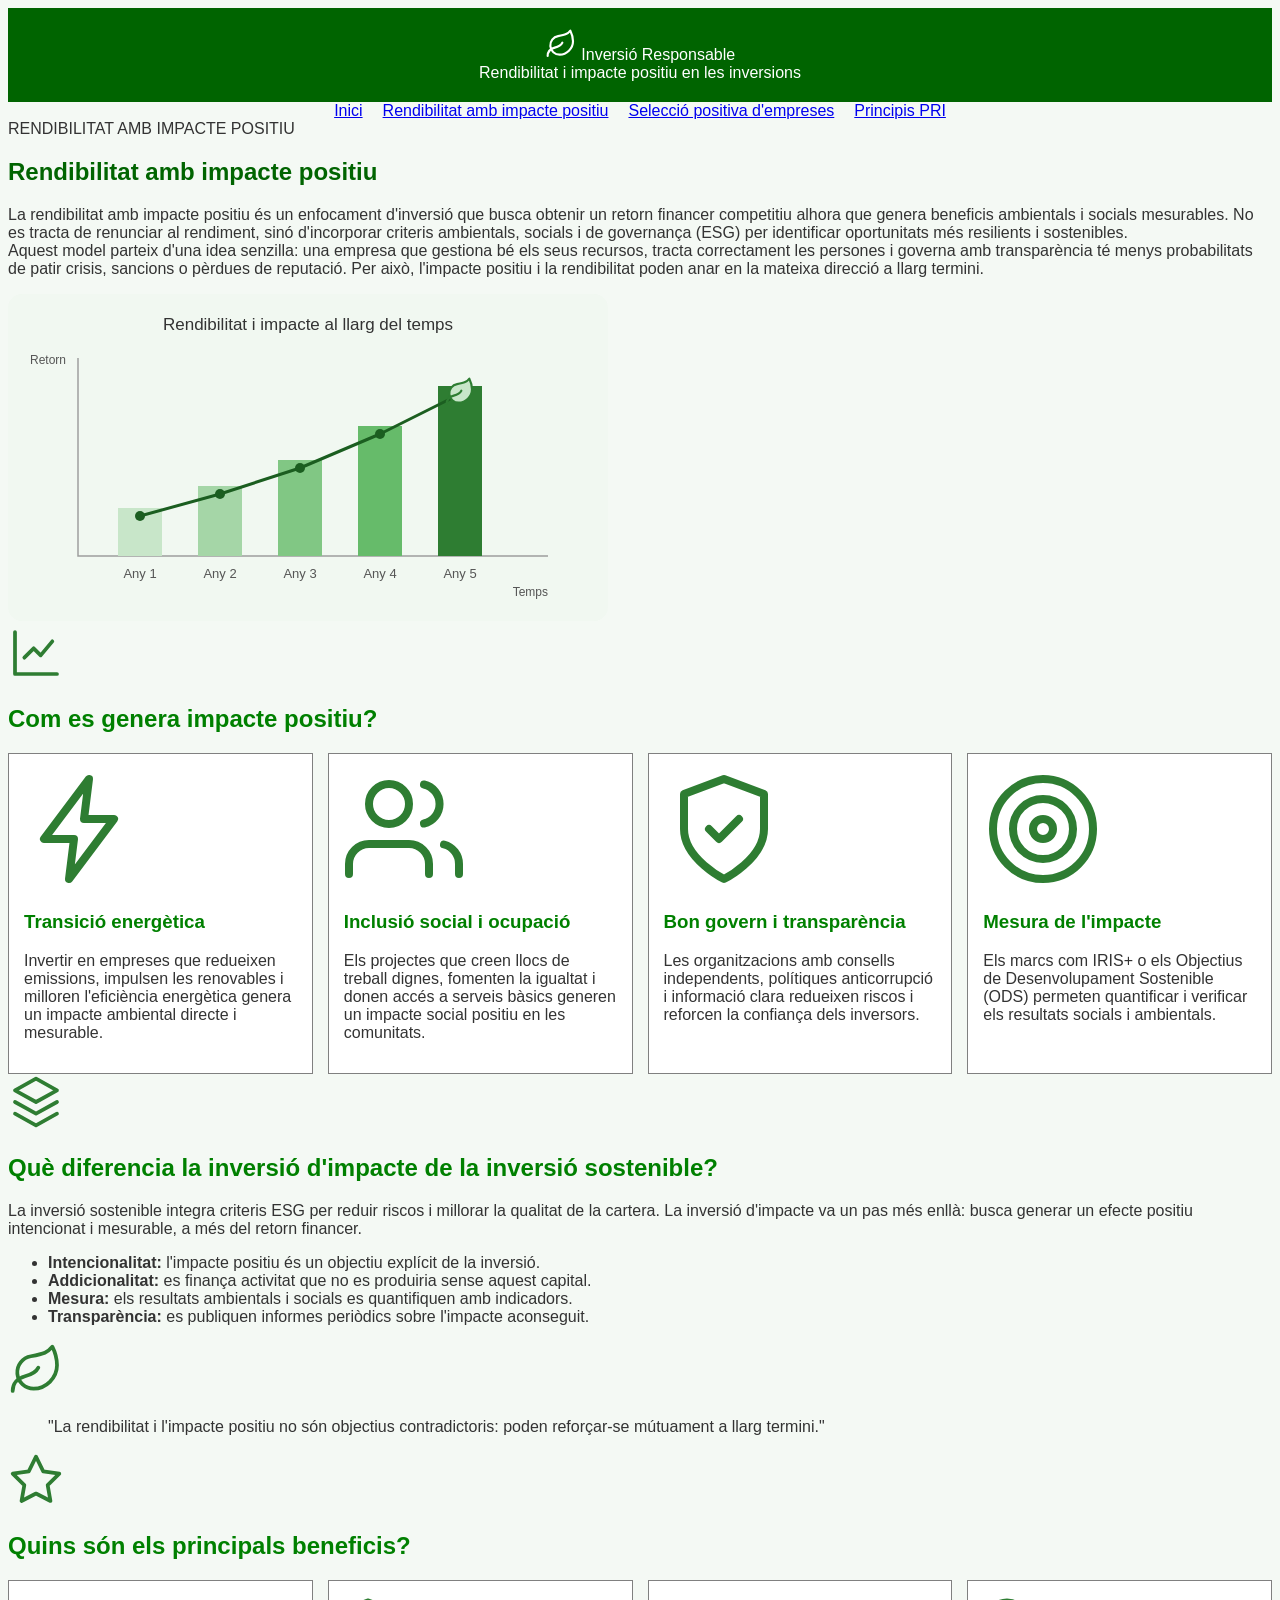
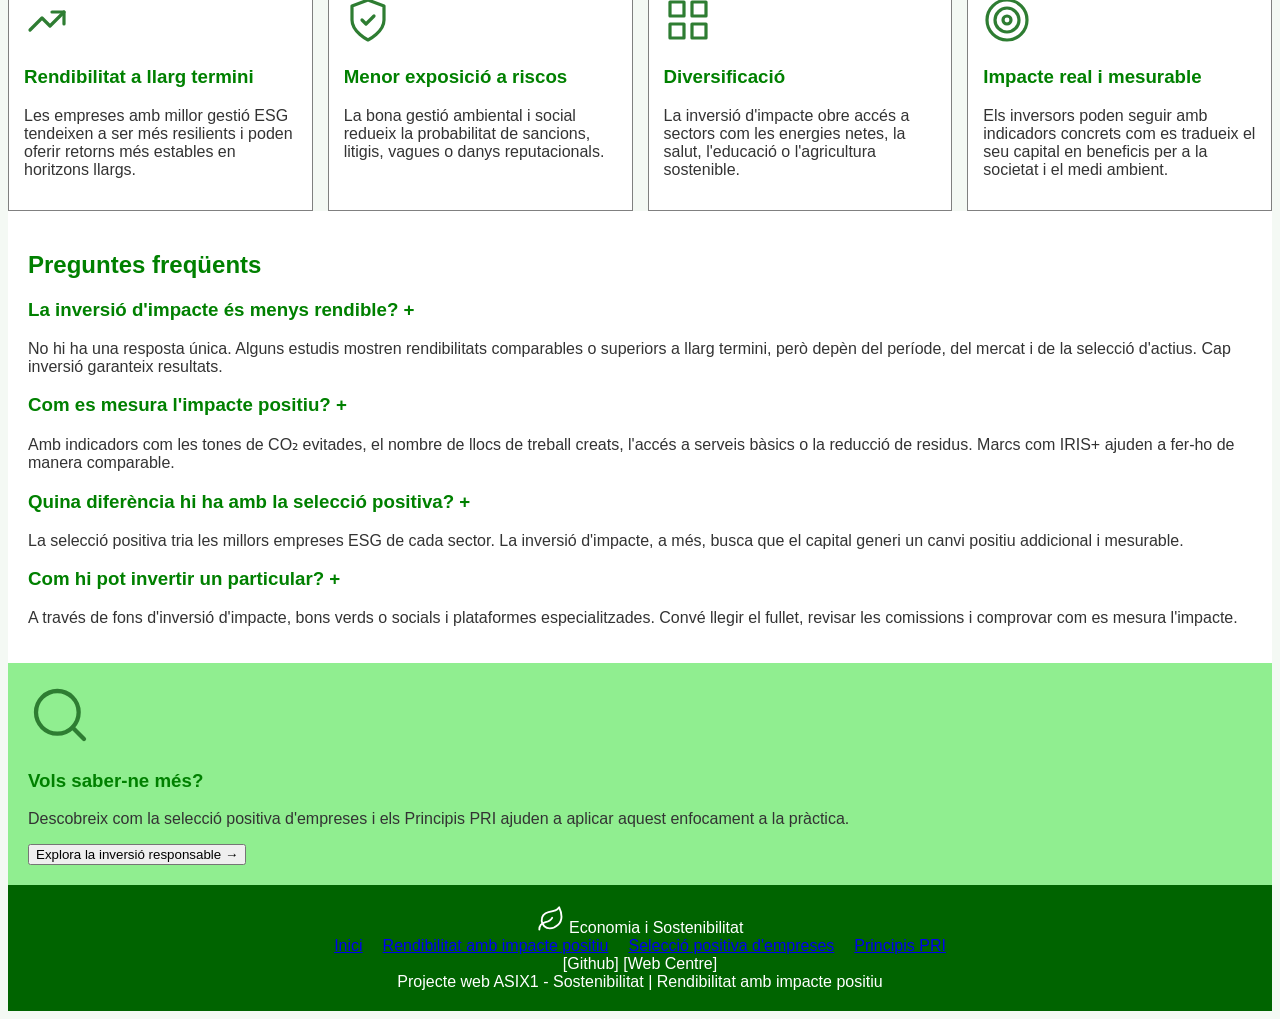
<file: Sostenibilitat/activitat_andrei/rendibilitat_impacte_positiu.html>
<!DOCTYPE html>
<html lang="ca">
<head>
    <meta charset="UTF-8">
    <meta name="viewport" content="width=device-width, initial-scale=1">
    <title>Rendibilitat amb impacte positiu | Inversió Responsable</title>
    <link rel="stylesheet" href="style.css">
</head>
<body>

<header>
    <div class="logo">
        <svg class="icona-logo" xmlns="http://www.w3.org/2000/svg" viewBox="0 0 24 24" width="32" height="32" fill="none" stroke="#ffffff" stroke-width="1.6" stroke-linecap="round" stroke-linejoin="round" aria-hidden="true">
            <path d="M11 20A7 7 0 0 1 9.8 6.1C15.5 5 17 4.5 19 2c1 2 2 4.2 2 8 0 5.5-4.8 10-10 10Z"/>
            <path d="M2 21c0-3 1.9-5.4 5.3-6.3C10 14 12 13 13 11"/>
        </svg>
        Inversió Responsable
    </div>
    <div class="slogan">Rendibilitat i impacte positiu en les inversions</div>
</header>


<nav>
    <a href="../index.html">Inici</a>
    <a href="../activitat_andrei/rendibilitat_impacte_positiu.html" class="active">Rendibilitat amb impacte positiu</a>
    <a href="../activitat_unai/Selecci%C3%B3_positiva_d_empreses.html">Selecció positiva d'empreses</a>
    <a href="../activitat_hugo/principis_pri.html">Principis PRI</a>
</nav>

<main>

    <section class="hero-banner">
        <span class="categoria">RENDIBILITAT AMB IMPACTE POSITIU</span>
        <h1>Rendibilitat amb impacte positiu</h1>

        <p class="text-simulat">
            La rendibilitat amb impacte positiu és un enfocament d'inversió que busca obtenir un retorn financer competitiu alhora que genera beneficis ambientals i socials mesurables. No es tracta de renunciar al rendiment, sinó d'incorporar criteris ambientals, socials i de governança (ESG) per identificar oportunitats més resilients i sostenibles.
            <br>
            Aquest model parteix d'una idea senzilla: una empresa que gestiona bé els seus recursos, tracta correctament les persones i governa amb transparència té menys probabilitats de patir crisis, sancions o pèrdues de reputació. Per això, l'impacte positiu i la rendibilitat poden anar en la mateixa direcció a llarg termini.
        </p>

        <div class="imatge-placeholder">
            <svg class="imatge-hero" xmlns="http://www.w3.org/2000/svg" viewBox="0 0 600 327" width="600" height="327" role="img" aria-label="Gràfic de rendibilitat creixent amb impacte positiu">
                <rect width="600" height="327" rx="14" fill="#f1f8f1"/>
                <text x="300" y="36" text-anchor="middle" font-family="Arial, sans-serif" font-size="17" fill="#333333">Rendibilitat i impacte al llarg del temps</text>

                <path d="M70 64 V262 H540" fill="none" stroke="#9e9e9e" stroke-width="1.5"/>

                <rect x="110" y="214" width="44" height="48" fill="#c8e6c9"/>
                <rect x="190" y="192" width="44" height="70" fill="#a5d6a7"/>
                <rect x="270" y="166" width="44" height="96" fill="#81c784"/>
                <rect x="350" y="132" width="44" height="130" fill="#66bb6a"/>
                <rect x="430" y="92" width="44" height="170" fill="#2e7d32"/>

                <path d="M132 222 L212 200 L292 174 L372 140 L452 100" fill="none" stroke="#1b5e20" stroke-width="3" stroke-linecap="round" stroke-linejoin="round"/>
                <circle cx="132" cy="222" r="5" fill="#1b5e20"/>
                <circle cx="212" cy="200" r="5" fill="#1b5e20"/>
                <circle cx="292" cy="174" r="5" fill="#1b5e20"/>
                <circle cx="372" cy="140" r="5" fill="#1b5e20"/>

                <svg x="436" y="82" width="32" height="32" viewBox="0 0 24 24" fill="none" stroke="#2e7d32" stroke-width="1.6" stroke-linecap="round" stroke-linejoin="round">
                    <path d="M11 20A7 7 0 0 1 9.8 6.1C15.5 5 17 4.5 19 2c1 2 2 4.2 2 8 0 5.5-4.8 10-10 10Z" fill="#c8e6c9"/>
                    <path d="M2 21c0-3 1.9-5.4 5.3-6.3C10 14 12 13 13 11"/>
                </svg>

                <text x="132" y="284" text-anchor="middle" font-family="Arial, sans-serif" font-size="13" fill="#555555">Any 1</text>
                <text x="212" y="284" text-anchor="middle" font-family="Arial, sans-serif" font-size="13" fill="#555555">Any 2</text>
                <text x="292" y="284" text-anchor="middle" font-family="Arial, sans-serif" font-size="13" fill="#555555">Any 3</text>
                <text x="372" y="284" text-anchor="middle" font-family="Arial, sans-serif" font-size="13" fill="#555555">Any 4</text>
                <text x="452" y="284" text-anchor="middle" font-family="Arial, sans-serif" font-size="13" fill="#555555">Any 5</text>

                <text x="58" y="70" text-anchor="end" font-family="Arial, sans-serif" font-size="12" fill="#555555">Retorn</text>
                <text x="540" y="302" text-anchor="end" font-family="Arial, sans-serif" font-size="12" fill="#555555">Temps</text>
            </svg>
        </div>
    </section>

    <article class="exemples-seleccio">
        <div class="icona-article">
            <svg xmlns="http://www.w3.org/2000/svg" viewBox="0 0 24 24" width="56" height="56" fill="none" stroke="#2e7d32" stroke-width="1.6" stroke-linecap="round" stroke-linejoin="round" aria-hidden="true">
                <path d="M3 3v18h18"/>
                <path d="M7 14l4-4 3 3 5-6"/>
            </svg>
        </div>
        <h2>Com es genera impacte positiu?</h2>

        <div class="grid-4-columnes">
            <div class="card">
                <div class="imatge">
                    <svg xmlns="http://www.w3.org/2000/svg" viewBox="0 0 24 24" width="120" height="120" fill="none" stroke="#2e7d32" stroke-width="1.6" stroke-linecap="round" stroke-linejoin="round" aria-label="Icona transició energètica">
                        <path d="M13 2L4 14h6l-1 8 9-12h-6z"/>
                    </svg>
                </div>
                <h3>Transició energètica</h3>
                <p>Invertir en empreses que redueixen emissions, impulsen les renovables i milloren l'eficiència energètica genera un impacte ambiental directe i mesurable.</p>
            </div>

            <div class="card">
                <div class="imatge">
                    <svg xmlns="http://www.w3.org/2000/svg" viewBox="0 0 24 24" width="120" height="120" fill="none" stroke="#2e7d32" stroke-width="1.6" stroke-linecap="round" stroke-linejoin="round" aria-label="Icona inclusió social">
                        <path d="M17 21v-2a4 4 0 0 0-4-4H5a4 4 0 0 0-4 4v2"/>
                        <circle cx="9" cy="7" r="4"/>
                        <path d="M23 21v-2a4 4 0 0 0-3-3.9M16 3.1a4 4 0 0 1 0 7.8"/>
                    </svg>
                </div>
                <h3>Inclusió social i ocupació</h3>
                <p>Els projectes que creen llocs de treball dignes, fomenten la igualtat i donen accés a serveis bàsics generen un impacte social positiu en les comunitats.</p>
            </div>

            <div class="card">
                <div class="imatge">
                    <svg xmlns="http://www.w3.org/2000/svg" viewBox="0 0 24 24" width="120" height="120" fill="none" stroke="#2e7d32" stroke-width="1.6" stroke-linecap="round" stroke-linejoin="round" aria-label="Icona bon govern">
                        <path d="M12 22s8-4 8-10V5l-8-3-8 3v7c0 6 8 10 8 10z"/>
                        <path d="M9 12l2 2 4-4"/>
                    </svg>
                </div>
                <h3>Bon govern i transparència</h3>
                <p>Les organitzacions amb consells independents, polítiques anticorrupció i informació clara redueixen riscos i reforcen la confiança dels inversors.</p>
            </div>

            <div class="card">
                <div class="imatge">
                    <svg xmlns="http://www.w3.org/2000/svg" viewBox="0 0 24 24" width="120" height="120" fill="none" stroke="#2e7d32" stroke-width="1.6" stroke-linecap="round" stroke-linejoin="round" aria-label="Icona mesura de l'impacte">
                        <circle cx="12" cy="12" r="10"/>
                        <circle cx="12" cy="12" r="6"/>
                        <circle cx="12" cy="12" r="2"/>
                    </svg>
                </div>
                <h3>Mesura de l'impacte</h3>
                <p>Els marcs com IRIS+ o els Objectius de Desenvolupament Sostenible (ODS) permeten quantificar i verificar els resultats socials i ambientals.</p>
            </div>
        </div>
    </article>

    <article class="definicio">
        <div class="icona-article">
            <svg xmlns="http://www.w3.org/2000/svg" viewBox="0 0 24 24" width="56" height="56" fill="none" stroke="#2e7d32" stroke-width="1.6" stroke-linecap="round" stroke-linejoin="round" aria-hidden="true">
                <path d="M12 2l9 5-9 5-9-5z"/>
                <path d="M3 12l9 5 9-5"/>
                <path d="M3 17l9 5 9-5"/>
            </svg>
        </div>
        <h2>Què diferencia la inversió d'impacte de la inversió sostenible?</h2>

        <p class="text-simulat">
            La inversió sostenible integra criteris ESG per reduir riscos i millorar la qualitat de la cartera. La inversió d'impacte va un pas més enllà: busca generar un efecte positiu intencionat i mesurable, a més del retorn financer.
        </p>

        <ul>
            <li><strong>Intencionalitat:</strong> l'impacte positiu és un objectiu explícit de la inversió.</li>
            <li><strong>Addicionalitat:</strong> es finança activitat que no es produiria sense aquest capital.</li>
            <li><strong>Mesura:</strong> els resultats ambientals i socials es quantifiquen amb indicadors.</li>
            <li><strong>Transparència:</strong> es publiquen informes periòdics sobre l'impacte aconseguit.</li>
        </ul>
    </article>

    <article class="cita-destacada">
        <div class="icona-article">
            <svg xmlns="http://www.w3.org/2000/svg" viewBox="0 0 24 24" width="56" height="56" fill="none" stroke="#2e7d32" stroke-width="1.6" stroke-linecap="round" stroke-linejoin="round" aria-hidden="true">
                <path d="M11 20A7 7 0 0 1 9.8 6.1C15.5 5 17 4.5 19 2c1 2 2 4.2 2 8 0 5.5-4.8 10-10 10Z"/>
                <path d="M2 21c0-3 1.9-5.4 5.3-6.3C10 14 12 13 13 11"/>
            </svg>
        </div>
        <blockquote>
            "La rendibilitat i l'impacte positiu no són objectius contradictoris: poden reforçar-se mútuament a llarg termini."
        </blockquote>
    </article>

    <article class="beneficis">
        <div class="icona-article">
            <svg xmlns="http://www.w3.org/2000/svg" viewBox="0 0 24 24" width="56" height="56" fill="none" stroke="#2e7d32" stroke-width="1.6" stroke-linecap="round" stroke-linejoin="round" aria-hidden="true">
                <path d="M12 2l3.1 6.3 6.9 1-5 4.9 1.2 6.8L12 17.8 5.8 21l1.2-6.8-5-4.9 6.9-1z"/>
            </svg>
        </div>
        <h2>Quins són els principals beneficis?</h2>

        <div class="grid-4-caixes">
            <div class="caixa-benefici">
                <div class="icona-benefici">
                    <svg xmlns="http://www.w3.org/2000/svg" viewBox="0 0 24 24" width="48" height="48" fill="none" stroke="#2e7d32" stroke-width="1.6" stroke-linecap="round" stroke-linejoin="round" aria-label="Icona rendibilitat a llarg termini">
                        <path d="M3 17l6-6 4 4 7-7"/>
                        <path d="M14 8h6v6"/>
                    </svg>
                </div>
                <h3>Rendibilitat a llarg termini</h3>
                <p>Les empreses amb millor gestió ESG tendeixen a ser més resilients i poden oferir retorns més estables en horitzons llargs.</p>
            </div>
            <div class="caixa-benefici">
                <div class="icona-benefici">
                    <svg xmlns="http://www.w3.org/2000/svg" viewBox="0 0 24 24" width="48" height="48" fill="none" stroke="#2e7d32" stroke-width="1.6" stroke-linecap="round" stroke-linejoin="round" aria-label="Icona escut de risc">
                        <path d="M12 22s8-4 8-10V5l-8-3-8 3v7c0 6 8 10 8 10z"/>
                        <path d="M9 12l2 2 4-4"/>
                    </svg>
                </div>
                <h3>Menor exposició a riscos</h3>
                <p>La bona gestió ambiental i social redueix la probabilitat de sancions, litigis, vagues o danys reputacionals.</p>
            </div>
            <div class="caixa-benefici">
                <div class="icona-benefici">
                    <svg xmlns="http://www.w3.org/2000/svg" viewBox="0 0 24 24" width="48" height="48" fill="none" stroke="#2e7d32" stroke-width="1.6" stroke-linecap="round" stroke-linejoin="round" aria-label="Icona diversificació">
                        <rect x="3" y="3" width="7" height="7"/>
                        <rect x="14" y="3" width="7" height="7"/>
                        <rect x="3" y="14" width="7" height="7"/>
                        <rect x="14" y="14" width="7" height="7"/>
                    </svg>
                </div>
                <h3>Diversificació</h3>
                <p>La inversió d'impacte obre accés a sectors com les energies netes, la salut, l'educació o l'agricultura sostenible.</p>
            </div>
            <div class="caixa-benefici">
                <div class="icona-benefici">
                    <svg xmlns="http://www.w3.org/2000/svg" viewBox="0 0 24 24" width="48" height="48" fill="none" stroke="#2e7d32" stroke-width="1.6" stroke-linecap="round" stroke-linejoin="round" aria-label="Icona impacte mesurable">
                        <circle cx="12" cy="12" r="10"/>
                        <circle cx="12" cy="12" r="6"/>
                        <circle cx="12" cy="12" r="2"/>
                    </svg>
                </div>
                <h3>Impacte real i mesurable</h3>
                <p>Els inversors poden seguir amb indicadors concrets com es tradueix el seu capital en beneficis per a la societat i el medi ambient.</p>
            </div>
        </div>
    </article>

</main>

<aside>

    <div class="faq-container">
        <h2>Preguntes freqüents</h2>

        <div class="faq-item">
            <h3>La inversió d'impacte és menys rendible? <span>+</span></h3>
            <p class="text-simulat">No hi ha una resposta única. Alguns estudis mostren rendibilitats comparables o superiors a llarg termini, però depèn del període, del mercat i de la selecció d'actius. Cap inversió garanteix resultats.</p>
        </div>

        <div class="faq-item">
            <h3>Com es mesura l'impacte positiu? <span>+</span></h3>
            <p class="text-simulat">Amb indicadors com les tones de CO₂ evitades, el nombre de llocs de treball creats, l'accés a serveis bàsics o la reducció de residus. Marcs com IRIS+ ajuden a fer-ho de manera comparable.</p>
        </div>

        <div class="faq-item">
            <h3>Quina diferència hi ha amb la selecció positiva? <span>+</span></h3>
            <p class="text-simulat">La selecció positiva tria les millors empreses ESG de cada sector. La inversió d'impacte, a més, busca que el capital generi un canvi positiu addicional i mesurable.</p>
        </div>

        <div class="faq-item">
            <h3>Com hi pot invertir un particular? <span>+</span></h3>
            <p class="text-simulat">A través de fons d'inversió d'impacte, bons verds o socials i plataformes especialitzades. Convé llegir el fullet, revisar les comissions i comprovar com es mesura l'impacte.</p>
        </div>
    </div>

    <div class="cta-card">
        <div class="icona">
            <svg xmlns="http://www.w3.org/2000/svg" viewBox="0 0 24 24" width="64" height="64" fill="none" stroke="#2e7d32" stroke-width="1.6" stroke-linecap="round" stroke-linejoin="round" aria-label="Icona lupa i anàlisi">
                <circle cx="11" cy="11" r="8"/>
                <path d="M21 21l-4.3-4.3"/>
            </svg>
        </div>
        <h3>Vols saber-ne més?</h3>
        <p class="text-simulat">Descobreix com la selecció positiva d'empreses i els Principis PRI ajuden a aplicar aquest enfocament a la pràctica.</p>
        <button class="boto-cta">Explora la inversió responsable &rarr;</button>
    </div>
</aside>

<footer>
    <div class="footer-logo">
        <svg class="icona-logo" xmlns="http://www.w3.org/2000/svg" viewBox="0 0 24 24" width="28" height="28" fill="none" stroke="#ffffff" stroke-width="1.6" stroke-linecap="round" stroke-linejoin="round" aria-hidden="true">
            <path d="M11 20A7 7 0 0 1 9.8 6.1C15.5 5 17 4.5 19 2c1 2 2 4.2 2 8 0 5.5-4.8 10-10 10Z"/>
            <path d="M2 21c0-3 1.9-5.4 5.3-6.3C10 14 12 13 13 11"/>
        </svg>
        Economia i Sostenibilitat
    </div>
    <div class="footer-nav">
        <a href="../index.html">Inici</a>
        <a href="../activitat_andrei/rendibilitat_impacte_positiu.html" class="active">Rendibilitat amb impacte positiu</a>
        <a href="../activitat_unai/Selecci%C3%B3_positiva_d_empreses.html">Selecció positiva d'empreses</a>
        <a href="../activitat_hugo/principis_pri.html">Principis PRI</a>
    </div>
    <div class="xarxes-socials">
        [Github] [Web Centre]
    </div>
    <div class="footer-copy">
        Projecte web ASIX1 - Sostenibilitat | Rendibilitat amb impacte positiu
    </div>
</footer>
</body>
</html>
</file>
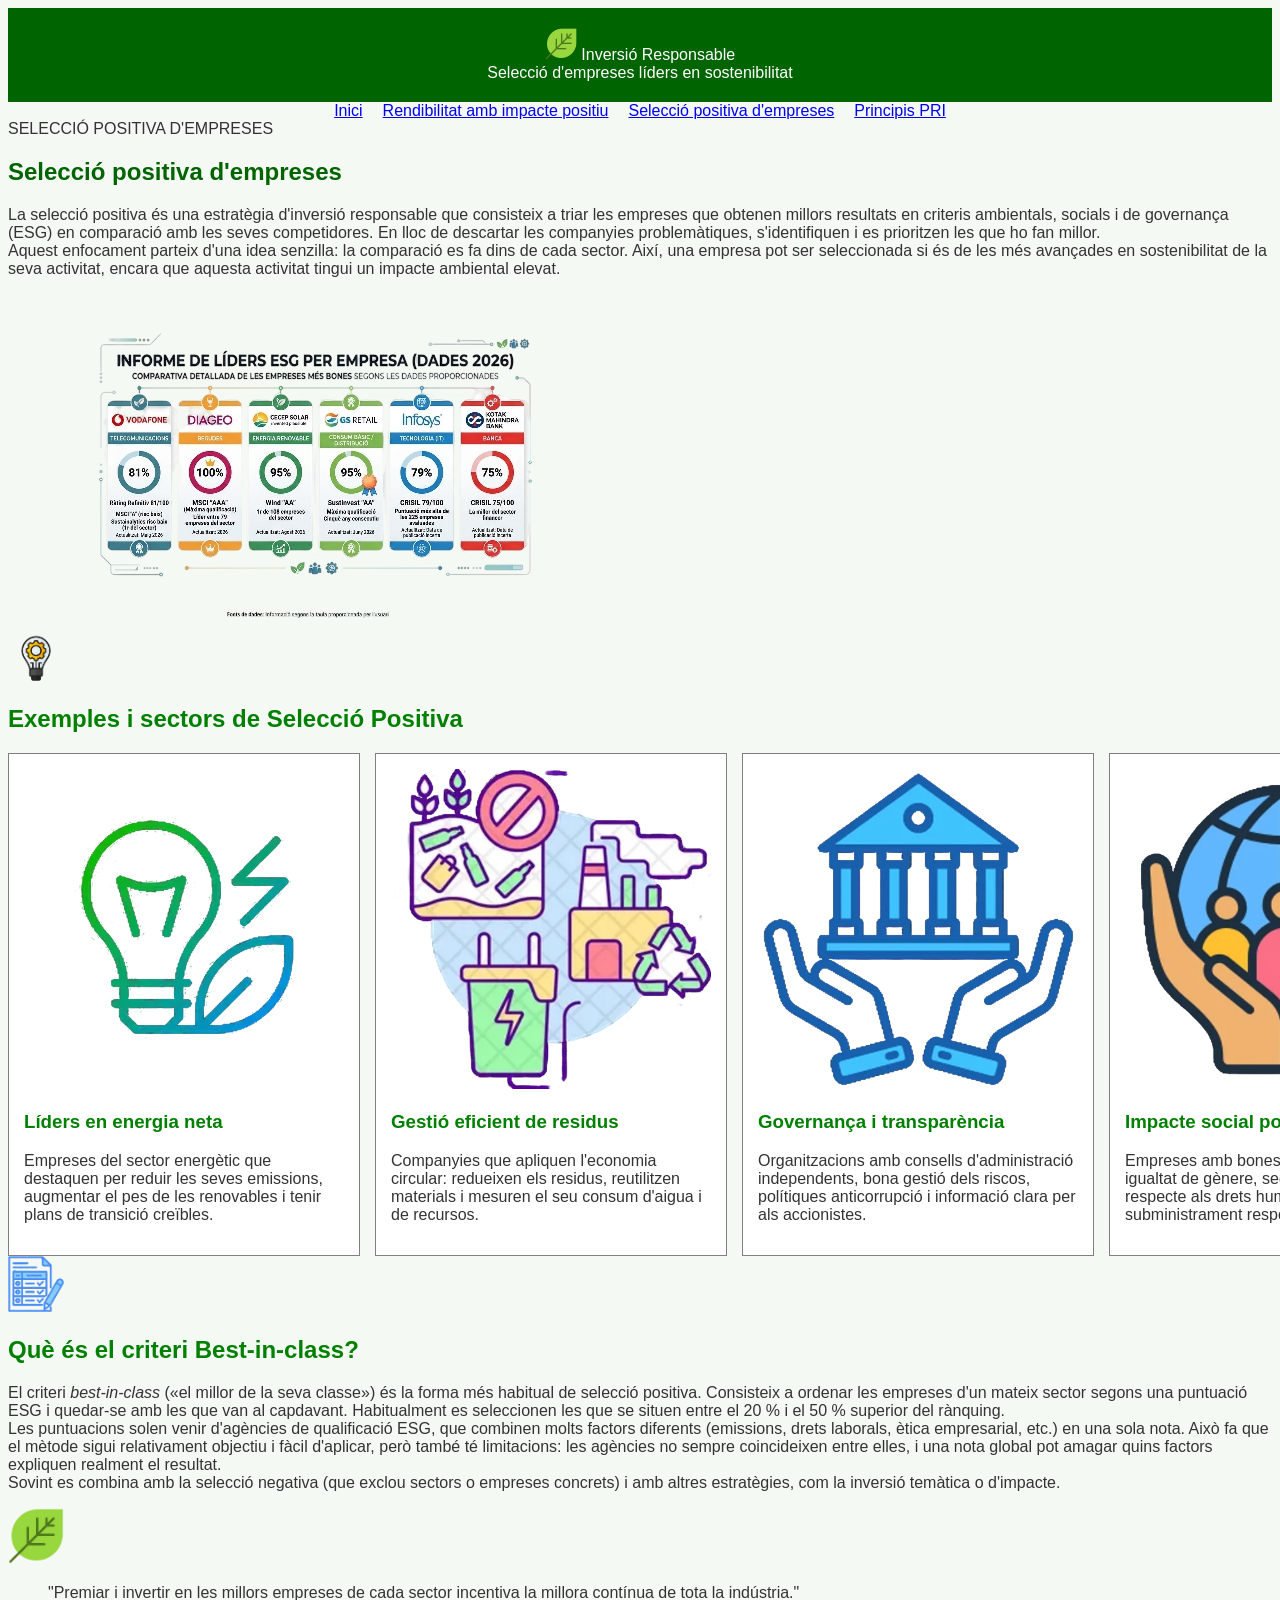
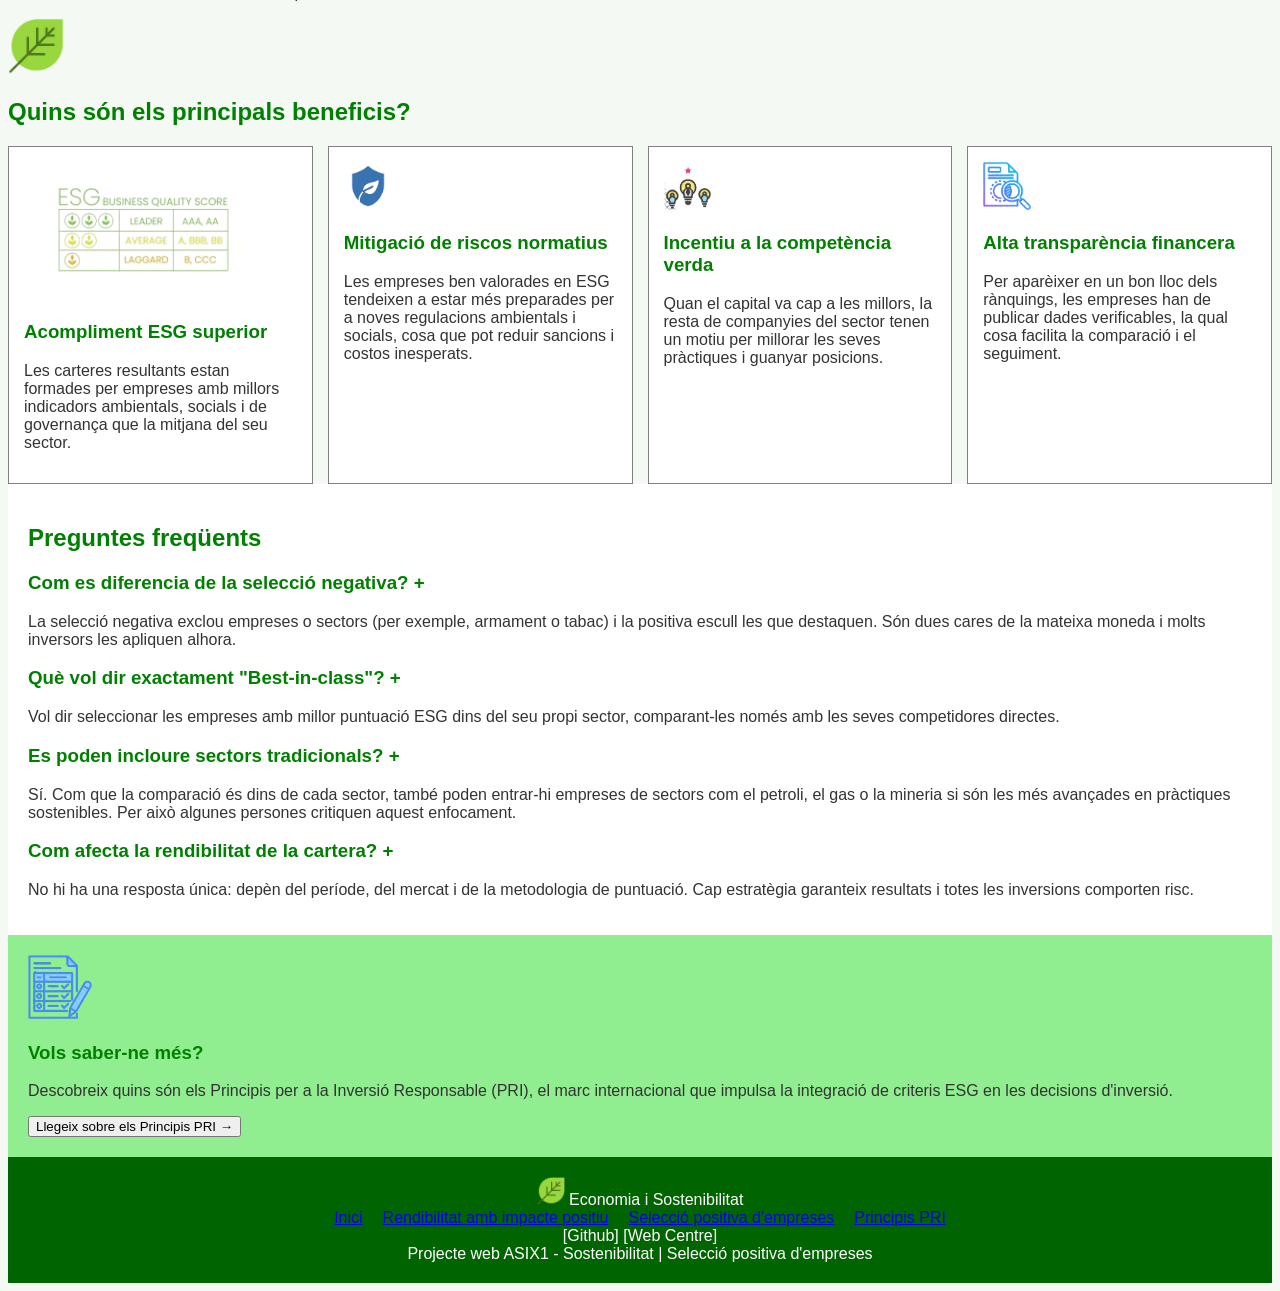
<file: Sostenibilitat/activitat_unai/Selecció_positiva_d_empreses.html>
<!DOCTYPE html>
<html lang="ca">
<head>
    <meta charset="UTF-8">
    <meta name="viewport" content="width=device-width, initial-scale=1">
    <title>Selecció positiva d'empreses | Inversió Responsable</title>
    <link rel="stylesheet" href="style.css">
</head>
<body>

<header>
    <div class="logo">
        <img src="assets/hoja.png" alt="Icona fulla ESG" class="icona-logo" width="32" height="32">
        Inversió Responsable
    </div>
    <div class="slogan">Selecció d'empreses líders en sostenibilitat</div>
</header>


<nav>
    <a href="../index.html">Inici</a>
    <a href="../activitat_andrei/rendibilitat_impacte_positiu.html">Rendibilitat amb impacte positiu</a>
    <a href="../activitat_unai/Selecci%C3%B3_positiva_d_empreses.html" class="active">Selecció positiva d'empreses</a>
    <a href="../activitat_hugo/principis_pri.html">Principis PRI</a>
</nav>

<main>

    <section class="hero-banner">
        <span class="categoria">SELECCIÓ POSITIVA D'EMPRESES</span>
        <h1>Selecció positiva d'empreses</h1>

        <p class="text-simulat">
            La selecció positiva és una estratègia d'inversió responsable que consisteix a triar les empreses que obtenen millors resultats en criteris ambientals, socials i de governança (ESG) en comparació amb les seves competidores. En lloc de descartar les companyies problemàtiques, s'identifiquen i es prioritzen les que ho fan millor.
            <br>
            Aquest enfocament parteix d'una idea senzilla: la comparació es fa dins de cada sector. Així, una empresa pot ser seleccionada si és de les més avançades en sostenibilitat de la seva activitat, encara que aquesta activitat tingui un impacte ambiental elevat.
        </p>

        <div class="imatge-placeholder">
            <img src="assets/graficegr.png" alt="Gràfic de ràting ESG comparant les millors empreses de cada sector" class="imatge-hero" width="600" height="327">
        </div>
    </section>

    <article class="exemples-seleccio">
        <div class="icona-article">
            <img src="assets/inovacio.png" alt="Icona Innovació" width="56" height="56">
        </div>
        <h2>Exemples i sectors de Selecció Positiva</h2>

        <div class="grid-4-columnes">
            <div class="card">
                <div class="imatge">
                    <img src="assets/energialimpia.png" alt="Líders en energia neta" loading="lazy" width="320" height="320">
                </div>
                <h3>Líders en energia neta</h3>
                <p>Empreses del sector energètic que destaquen per reduir les seves emissions, augmentar el pes de les renovables i tenir plans de transició creïbles.</p>
            </div>

            <div class="card">
                <div class="imatge">
                    <img src="assets/residuslimpios.png" alt="Gestió eficient de residus" loading="lazy" width="320" height="320">
                </div>
                <h3>Gestió eficient de residus</h3>
                <p>Companyies que apliquen l'economia circular: redueixen els residus, reutilitzen materials i mesuren el seu consum d'aigua i de recursos.</p>
            </div>

            <div class="card">
                <div class="imatge">
                    <img src="assets/governansa.png" alt="Governança i transparència" loading="lazy" width="320" height="320">
                </div>
                <h3>Governança i transparència</h3>
                <p>Organitzacions amb consells d'administració independents, bona gestió dels riscos, polítiques anticorrupció i informació clara per als accionistes.</p>
            </div>

            <div class="card">
                <div class="imatge">
                    <img src="assets/imactesocial.png" alt="Impacte social positiu" loading="lazy" width="320" height="320">
                </div>
                <h3>Impacte social positiu</h3>
                <p>Empreses amb bones pràctiques laborals, igualtat de gènere, seguretat a la feina, respecte als drets humans i una cadena de subministrament responsable.</p>
            </div>
        </div>
    </article>

    <article class="definicio">
        <div class="icona-article">
            <img src="assets/criterio.png" alt="Icona criteri Best-in-class" width="56" height="56">
        </div>
        <h2>Què és el criteri Best-in-class?</h2>

        <p class="text-simulat">
            El criteri <em>best-in-class</em> («el millor de la seva classe») és la forma més habitual de selecció positiva. Consisteix a ordenar les empreses d'un mateix sector segons una puntuació ESG i quedar-se amb les que van al capdavant. Habitualment es seleccionen les que se situen entre el 20 % i el 50 % superior del rànquing.
            <br>
            Les puntuacions solen venir d'agències de qualificació ESG, que combinen molts factors diferents (emissions, drets laborals, ètica empresarial, etc.) en una sola nota. Això fa que el mètode sigui relativament objectiu i fàcil d'aplicar, però també té limitacions: les agències no sempre coincideixen entre elles, i una nota global pot amagar quins factors expliquen realment el resultat.
            <br>
            Sovint es combina amb la selecció negativa (que exclou sectors o empreses concrets) i amb altres estratègies, com la inversió temàtica o d'impacte.
        </p>
    </article>

    <article class="cita-destacada">
        <div class="icona-article">
            <img src="assets/hoja.png" alt="Icona fulla d'impacte" width="56" height="56">
        </div>
        <blockquote>
            "Premiar i invertir en les millors empreses de cada sector incentiva la millora contínua de tota la indústria."
        </blockquote>
    </article>

    <article class="beneficis">
        <div class="icona-article">
            <img src="assets/hoja.png" alt="Icona fulla de ràting" width="56" height="56">
        </div>
        <h2>Quins són els principals beneficis?</h2>

        <div class="grid-4-caixes">
            <div class="caixa-benefici">
                <div class="icona-benefici">
                    <img src="assets/rating.png" alt="Icona ràting ESG" width="240" height="137">
                </div>
                <h3>Acompliment ESG superior</h3>
                <p>Les carteres resultants estan formades per empreses amb millors indicadors ambientals, socials i de governança que la mitjana del seu sector.</p>
            </div>
            <div class="caixa-benefici">
                <div class="icona-benefici">
                    <img src="assets/escudo.png" alt="Icona escut de risc" width="48" height="48">
                </div>
                <h3>Mitigació de riscos normatius</h3>
                <p>Les empreses ben valorades en ESG tendeixen a estar més preparades per a noves regulacions ambientals i socials, cosa que pot reduir sancions i costos inesperats.</p>
            </div>
            <div class="caixa-benefici">
                <div class="icona-benefici">
                    <img src="assets/competencia.png" alt="Icona competència" width="48" height="48">
                </div>
                <h3>Incentiu a la competència verda</h3>
                <p>Quan el capital va cap a les millors, la resta de companyies del sector tenen un motiu per millorar les seves pràctiques i guanyar posicions.</p>
            </div>
            <div class="caixa-benefici">
                <div class="icona-benefici">
                    <img src="assets/transparencia.png" alt="Icona transparència" width="48" height="48">
                </div>
                <h3>Alta transparència financera</h3>
                <p>Per aparèixer en un bon lloc dels rànquings, les empreses han de publicar dades verificables, la qual cosa facilita la comparació i el seguiment.</p>
            </div>
        </div>
    </article>

</main>

<aside>

    <div class="faq-container">
        <h2>Preguntes freqüents</h2>

        <div class="faq-item">
            <h3>Com es diferencia de la selecció negativa? <span>+</span></h3>
            <p class="text-simulat">La selecció negativa exclou empreses o sectors (per exemple, armament o tabac) i la positiva escull les que destaquen. Són dues cares de la mateixa moneda i molts inversors les apliquen alhora.</p>
        </div>

        <div class="faq-item">
            <h3>Què vol dir exactament "Best-in-class"? <span>+</span></h3>
            <p class="text-simulat">Vol dir seleccionar les empreses amb millor puntuació ESG dins del seu propi sector, comparant-les només amb les seves competidores directes.</p>
        </div>

        <div class="faq-item">
            <h3>Es poden incloure sectors tradicionals? <span>+</span></h3>
            <p class="text-simulat">Sí. Com que la comparació és dins de cada sector, també poden entrar-hi empreses de sectors com el petroli, el gas o la mineria si són les més avançades en pràctiques sostenibles. Per això algunes persones critiquen aquest enfocament.</p>
        </div>

        <div class="faq-item">
            <h3>Com afecta la rendibilitat de la cartera? <span>+</span></h3>
            <p class="text-simulat">No hi ha una resposta única: depèn del període, del mercat i de la metodologia de puntuació. Cap estratègia garanteix resultats i totes les inversions comporten risc.</p>
        </div>
    </div>

    <div class="cta-card">
        <div class="icona">
            <img src="assets/criterio.png" alt="Icona lupa i anàlisi" width="64" height="64">
        </div>
        <h3>Vols saber-ne més?</h3>
        <p class="text-simulat">Descobreix quins són els Principis per a la Inversió Responsable (PRI), el marc internacional que impulsa la integració de criteris ESG en les decisions d'inversió.</p>
        <button class="boto-cta">Llegeix sobre els Principis PRI &rarr;</button>
    </div>
</aside>

<footer>
    <div class="footer-logo">
        <img src="assets/hoja.png" alt="Icona fulla" class="icona-logo" width="28" height="28">
        Economia i Sostenibilitat
    </div>
    <div class="footer-nav">
        <a href="../index.html">Inici</a>
        <a href="../activitat_andrei/rendibilitat_impacte_positiu.html">Rendibilitat amb impacte positiu</a>
        <a href="../activitat_unai/Selecci%C3%B3_positiva_d_empreses.html" class="active">Selecció positiva d'empreses</a>
        <a href="../activitat_hugo/principis_pri.html">Principis PRI</a>
    </div>
    <div class="xarxes-socials">
        [Github] [Web Centre]
    </div>
    <div class="footer-copy">
        Projecte web ASIX1 - Sostenibilitat | Selecció positiva d'empreses
    </div>
</footer>
</body>
</html>
</file>
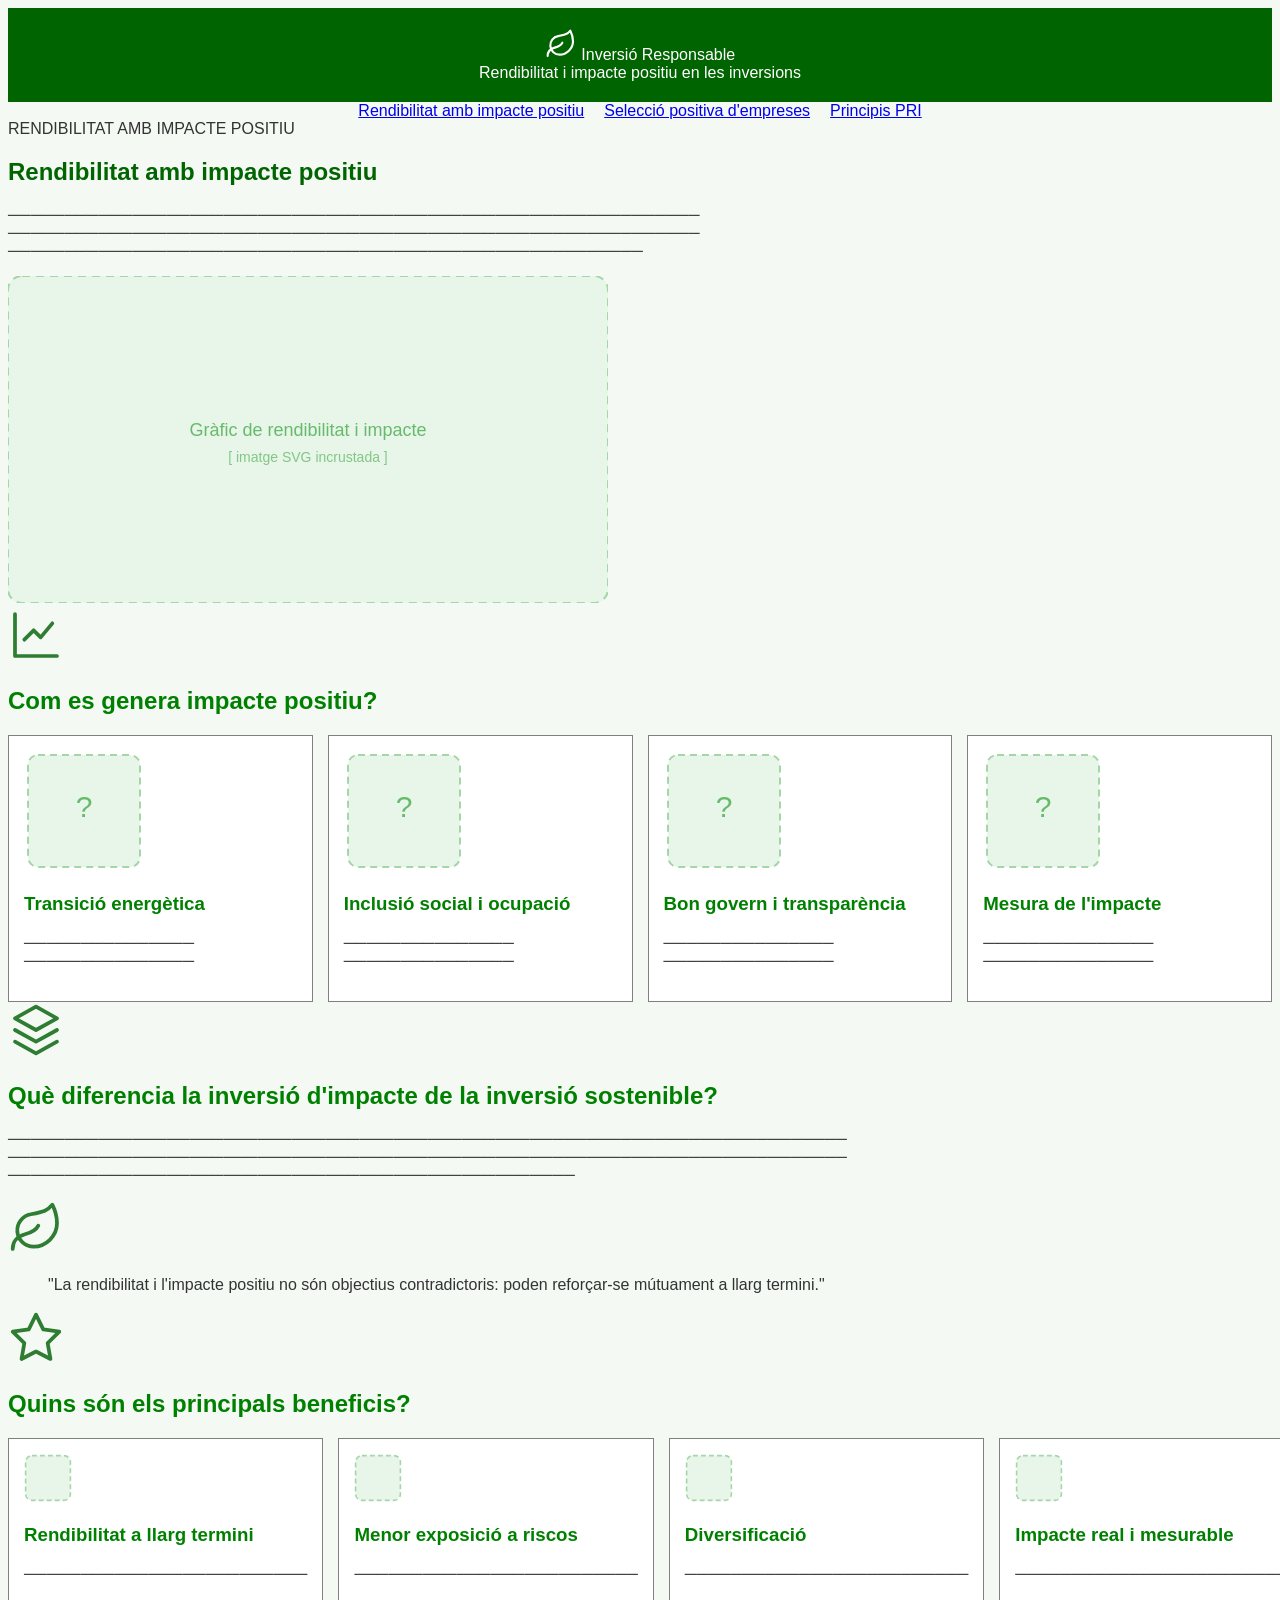
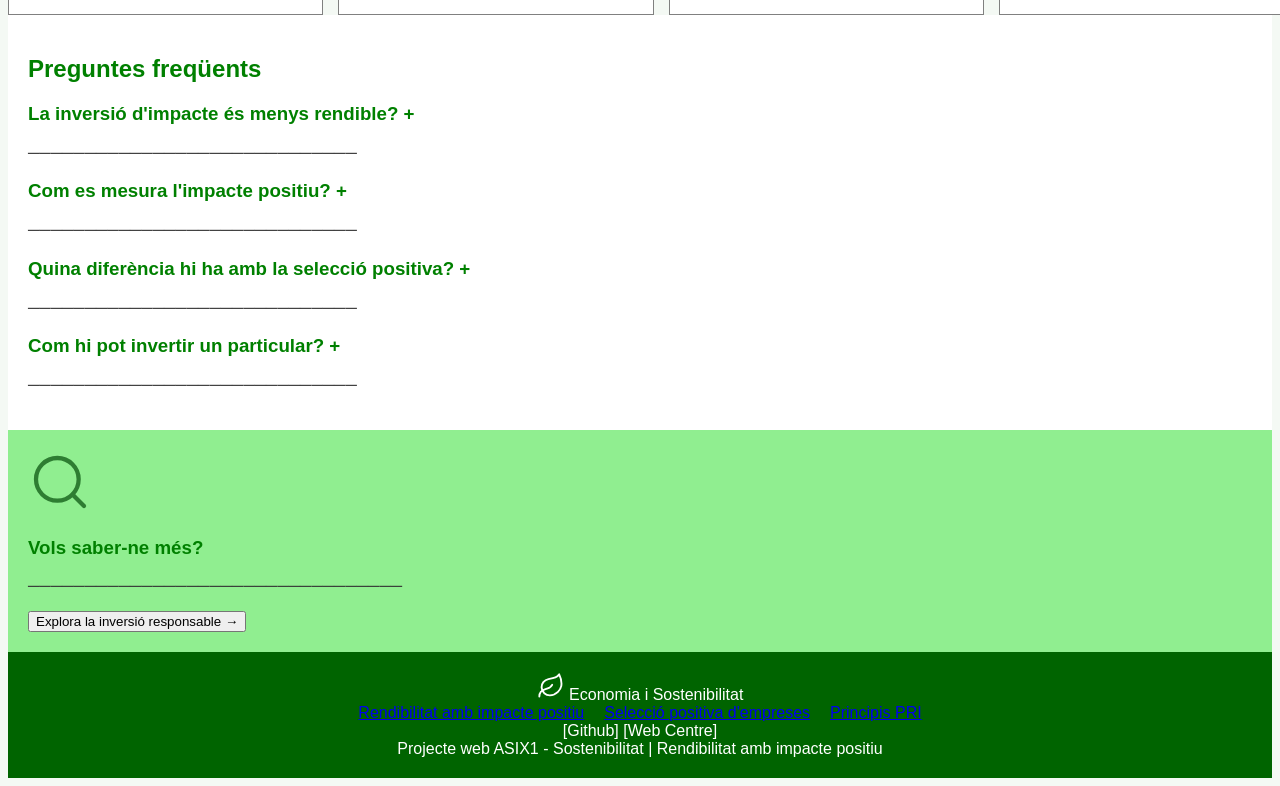
<file: Sostenibilitat/activitat_andrei/mockup/mockup.html>
<!DOCTYPE html>
<html lang="ca">
<head>
    <meta charset="UTF-8">
    <meta name="viewport" content="width=device-width, initial-scale=1">
    <title>Mockup | Rendibilitat amb impacte positiu</title>
    <link rel="stylesheet" href="style.css">
</head>
<body>

<header>
    <div class="logo">
        <svg class="icona-logo" xmlns="http://www.w3.org/2000/svg" viewBox="0 0 24 24" width="32" height="32" fill="none" stroke="#ffffff" stroke-width="1.6" stroke-linecap="round" stroke-linejoin="round" aria-hidden="true">
            <path d="M11 20A7 7 0 0 1 9.8 6.1C15.5 5 17 4.5 19 2c1 2 2 4.2 2 8 0 5.5-4.8 10-10 10Z"/>
            <path d="M2 21c0-3 1.9-5.4 5.3-6.3C10 14 12 13 13 11"/>
        </svg>
        Inversió Responsable
    </div>
    <div class="slogan">Rendibilitat i impacte positiu en les inversions</div>
</header>


<nav>
    <a href="#" class="active">Rendibilitat amb impacte positiu</a>
    <a href="#">Selecció positiva d'empreses</a>
    <a href="#">Principis PRI</a>
</nav>

<main>

    <section class="hero-banner">
        <span class="categoria">RENDIBILITAT AMB IMPACTE POSITIU</span>
        <h1>Rendibilitat amb impacte positiu</h1>

        <p class="text-simulat">
            ─────────────────────────────────────────────────────────────<br>
            ─────────────────────────────────────────────────────────────<br>
            ────────────────────────────────────────────────────────
        </p>

        <div class="imatge-placeholder">
            <svg class="imatge-hero" xmlns="http://www.w3.org/2000/svg" viewBox="0 0 600 327" width="600" height="327" role="img" aria-label="Placeholder del gràfic de rendibilitat i impacte">
                <rect width="600" height="327" rx="14" fill="#e8f5e9" stroke="#a5d6a7" stroke-width="2" stroke-dasharray="8 6"/>
                <text x="300" y="160" text-anchor="middle" font-family="Arial, sans-serif" font-size="18" fill="#66bb6a">Gràfic de rendibilitat i impacte</text>
                <text x="300" y="186" text-anchor="middle" font-family="Arial, sans-serif" font-size="14" fill="#81c784">[ imatge SVG incrustada ]</text>
            </svg>
        </div>
    </section>

    <article class="exemples-seleccio">
        <div class="icona-article">
            <svg xmlns="http://www.w3.org/2000/svg" viewBox="0 0 24 24" width="56" height="56" fill="none" stroke="#2e7d32" stroke-width="1.6" stroke-linecap="round" stroke-linejoin="round" aria-hidden="true">
                <path d="M3 3v18h18"/>
                <path d="M7 14l4-4 3 3 5-6"/>
            </svg>
        </div>
        <h2>Com es genera impacte positiu?</h2>

        <div class="grid-4-columnes">
            <div class="card">
                <div class="imatge">
                    <svg xmlns="http://www.w3.org/2000/svg" viewBox="0 0 120 120" width="120" height="120" aria-label="Placeholder icona">
                        <rect x="4" y="4" width="112" height="112" rx="10" fill="#e8f5e9" stroke="#a5d6a7" stroke-width="2" stroke-dasharray="7 5"/>
                        <text x="60" y="66" text-anchor="middle" font-family="Arial, sans-serif" font-size="30" fill="#66bb6a">?</text>
                    </svg>
                </div>
                <h3>Transició energètica</h3>
                <p>───────────────<br>───────────────</p>
            </div>

            <div class="card">
                <div class="imatge">
                    <svg xmlns="http://www.w3.org/2000/svg" viewBox="0 0 120 120" width="120" height="120" aria-label="Placeholder icona">
                        <rect x="4" y="4" width="112" height="112" rx="10" fill="#e8f5e9" stroke="#a5d6a7" stroke-width="2" stroke-dasharray="7 5"/>
                        <text x="60" y="66" text-anchor="middle" font-family="Arial, sans-serif" font-size="30" fill="#66bb6a">?</text>
                    </svg>
                </div>
                <h3>Inclusió social i ocupació</h3>
                <p>───────────────<br>───────────────</p>
            </div>

            <div class="card">
                <div class="imatge">
                    <svg xmlns="http://www.w3.org/2000/svg" viewBox="0 0 120 120" width="120" height="120" aria-label="Placeholder icona">
                        <rect x="4" y="4" width="112" height="112" rx="10" fill="#e8f5e9" stroke="#a5d6a7" stroke-width="2" stroke-dasharray="7 5"/>
                        <text x="60" y="66" text-anchor="middle" font-family="Arial, sans-serif" font-size="30" fill="#66bb6a">?</text>
                    </svg>
                </div>
                <h3>Bon govern i transparència</h3>
                <p>───────────────<br>───────────────</p>
            </div>

            <div class="card">
                <div class="imatge">
                    <svg xmlns="http://www.w3.org/2000/svg" viewBox="0 0 120 120" width="120" height="120" aria-label="Placeholder icona">
                        <rect x="4" y="4" width="112" height="112" rx="10" fill="#e8f5e9" stroke="#a5d6a7" stroke-width="2" stroke-dasharray="7 5"/>
                        <text x="60" y="66" text-anchor="middle" font-family="Arial, sans-serif" font-size="30" fill="#66bb6a">?</text>
                    </svg>
                </div>
                <h3>Mesura de l'impacte</h3>
                <p>───────────────<br>───────────────</p>
            </div>
        </div>
    </article>

    <article class="definicio">
        <div class="icona-article">
            <svg xmlns="http://www.w3.org/2000/svg" viewBox="0 0 24 24" width="56" height="56" fill="none" stroke="#2e7d32" stroke-width="1.6" stroke-linecap="round" stroke-linejoin="round" aria-hidden="true">
                <path d="M12 2l9 5-9 5-9-5z"/>
                <path d="M3 12l9 5 9-5"/>
                <path d="M3 17l9 5 9-5"/>
            </svg>
        </div>
        <h2>Què diferencia la inversió d'impacte de la inversió sostenible?</h2>

        <p class="text-simulat">
            ──────────────────────────────────────────────────────────────────────────<br>
            ──────────────────────────────────────────────────────────────────────────<br>
            ──────────────────────────────────────────────────
        </p>
    </article>

    <article class="cita-destacada">
        <div class="icona-article">
            <svg xmlns="http://www.w3.org/2000/svg" viewBox="0 0 24 24" width="56" height="56" fill="none" stroke="#2e7d32" stroke-width="1.6" stroke-linecap="round" stroke-linejoin="round" aria-hidden="true">
                <path d="M11 20A7 7 0 0 1 9.8 6.1C15.5 5 17 4.5 19 2c1 2 2 4.2 2 8 0 5.5-4.8 10-10 10Z"/>
                <path d="M2 21c0-3 1.9-5.4 5.3-6.3C10 14 12 13 13 11"/>
            </svg>
        </div>
        <blockquote>
            "La rendibilitat i l'impacte positiu no són objectius contradictoris: poden reforçar-se mútuament a llarg termini."
        </blockquote>
    </article>

    <article class="beneficis">
        <div class="icona-article">
            <svg xmlns="http://www.w3.org/2000/svg" viewBox="0 0 24 24" width="56" height="56" fill="none" stroke="#2e7d32" stroke-width="1.6" stroke-linecap="round" stroke-linejoin="round" aria-hidden="true">
                <path d="M12 2l3.1 6.3 6.9 1-5 4.9 1.2 6.8L12 17.8 5.8 21l1.2-6.8-5-4.9 6.9-1z"/>
            </svg>
        </div>
        <h2>Quins són els principals beneficis?</h2>

        <div class="grid-4-caixes">
            <div class="caixa-benefici">
                <div class="icona-benefici">
                    <svg xmlns="http://www.w3.org/2000/svg" viewBox="0 0 60 60" width="48" height="48" aria-label="Placeholder icona">
                        <rect x="2" y="2" width="56" height="56" rx="8" fill="#e8f5e9" stroke="#a5d6a7" stroke-width="2" stroke-dasharray="6 4"/>
                    </svg>
                </div>
                <h3>Rendibilitat a llarg termini</h3>
                <p>─────────────────────────</p>
            </div>
            <div class="caixa-benefici">
                <div class="icona-benefici">
                    <svg xmlns="http://www.w3.org/2000/svg" viewBox="0 0 60 60" width="48" height="48" aria-label="Placeholder icona">
                        <rect x="2" y="2" width="56" height="56" rx="8" fill="#e8f5e9" stroke="#a5d6a7" stroke-width="2" stroke-dasharray="6 4"/>
                    </svg>
                </div>
                <h3>Menor exposició a riscos</h3>
                <p>─────────────────────────</p>
            </div>
            <div class="caixa-benefici">
                <div class="icona-benefici">
                    <svg xmlns="http://www.w3.org/2000/svg" viewBox="0 0 60 60" width="48" height="48" aria-label="Placeholder icona">
                        <rect x="2" y="2" width="56" height="56" rx="8" fill="#e8f5e9" stroke="#a5d6a7" stroke-width="2" stroke-dasharray="6 4"/>
                    </svg>
                </div>
                <h3>Diversificació</h3>
                <p>─────────────────────────</p>
            </div>
            <div class="caixa-benefici">
                <div class="icona-benefici">
                    <svg xmlns="http://www.w3.org/2000/svg" viewBox="0 0 60 60" width="48" height="48" aria-label="Placeholder icona">
                        <rect x="2" y="2" width="56" height="56" rx="8" fill="#e8f5e9" stroke="#a5d6a7" stroke-width="2" stroke-dasharray="6 4"/>
                    </svg>
                </div>
                <h3>Impacte real i mesurable</h3>
                <p>─────────────────────────</p>
            </div>
        </div>
    </article>

</main>

<aside>

    <div class="faq-container">
        <h2>Preguntes freqüents</h2>

        <div class="faq-item">
            <h3>La inversió d'impacte és menys rendible? <span>+</span></h3>
            <p class="text-simulat">─────────────────────────────</p>
        </div>

        <div class="faq-item">
            <h3>Com es mesura l'impacte positiu? <span>+</span></h3>
            <p class="text-simulat">─────────────────────────────</p>
        </div>

        <div class="faq-item">
            <h3>Quina diferència hi ha amb la selecció positiva? <span>+</span></h3>
            <p class="text-simulat">─────────────────────────────</p>
        </div>

        <div class="faq-item">
            <h3>Com hi pot invertir un particular? <span>+</span></h3>
            <p class="text-simulat">─────────────────────────────</p>
        </div>
    </div>

    <div class="cta-card">
        <div class="icona">
            <svg xmlns="http://www.w3.org/2000/svg" viewBox="0 0 24 24" width="64" height="64" fill="none" stroke="#2e7d32" stroke-width="1.6" stroke-linecap="round" stroke-linejoin="round" aria-label="Icona lupa i anàlisi">
                <circle cx="11" cy="11" r="8"/>
                <path d="M21 21l-4.3-4.3"/>
            </svg>
        </div>
        <h3>Vols saber-ne més?</h3>
        <p class="text-simulat">─────────────────────────────────</p>
        <button class="boto-cta">Explora la inversió responsable &rarr;</button>
    </div>
</aside>

<footer>
    <div class="footer-logo">
        <svg class="icona-logo" xmlns="http://www.w3.org/2000/svg" viewBox="0 0 24 24" width="28" height="28" fill="none" stroke="#ffffff" stroke-width="1.6" stroke-linecap="round" stroke-linejoin="round" aria-hidden="true">
            <path d="M11 20A7 7 0 0 1 9.8 6.1C15.5 5 17 4.5 19 2c1 2 2 4.2 2 8 0 5.5-4.8 10-10 10Z"/>
            <path d="M2 21c0-3 1.9-5.4 5.3-6.3C10 14 12 13 13 11"/>
        </svg>
        Economia i Sostenibilitat
    </div>
    <div class="footer-nav">
        <a href="#" class="active">Rendibilitat amb impacte positiu</a>
        <a href="#">Selecció positiva d'empreses</a>
        <a href="#">Principis PRI</a>
    </div>
    <div class="xarxes-socials">
        [Github] [Web Centre]
    </div>
    <div class="footer-copy">
        Projecte web ASIX1 - Sostenibilitat | Rendibilitat amb impacte positiu
    </div>
</footer>
</body>
</html>
</file>
<file: Sostenibilitat/style.css>
body {
    font-family: Arial;
    background-color: #f4f9f4;
    color: #333333;
}

header {
    background-color: darkgreen;
    color: white;
    padding: 20px;
    text-align: center;
}

nav {
    display: flex;
    justify-content: center;
    gap: 20px;
}

h1 {
    color: darkgreen;
}

h2 {
    color: green;
}

h3 {
    color: green;
}

.grid-4-columnes {
    display: flex;
    gap: 15px;
}

.grid-4-caixes {
    display: flex;
    gap: 15px;
}

.card {
    flex: 1;
    background-color: white;
    padding: 15px;
    border: 1px solid gray;
}

.caixa-benefici {
    flex: 1;
    background-color: white;
    padding: 15px;
    border: 1px solid gray;
}

.faq-container {
    background-color: white;
    padding: 20px;
}

.cta-card {
    background-color: lightgreen;
    padding: 20px;
}

footer {
    background-color: darkgreen;
    color: white;
    padding: 20px;
    text-align: center;
}

.footer-nav {
    display: flex;
    justify-content: center;
    gap: 20px;
}

.card a {
    color: inherit;
    text-decoration: none;
}

.card a:hover h3 {
    text-decoration: underline;
}
</file>
<file: Sostenibilitat/activitat_andrei/style.css>
body {
    font-family: Arial;
    background-color: #f4f9f4;
    color: #333333;
}

header {
    background-color: darkgreen;
    color: white;
    padding: 20px;
    text-align: center;
}

nav {
    display: flex;
    justify-content: center;
    gap: 20px;
}

h1 {
    color: darkgreen;
}

h2 {
    color: green;
}

h3 {
    color: green;
}

.grid-4-columnes {
    display: flex;
    gap: 15px;
}

.grid-4-caixes {
    display: flex;
    gap: 15px;
}

.card {
    flex: 1;
    background-color: white;
    padding: 15px;
    border: 1px solid gray;
}

.caixa-benefici {
    flex: 1;
    background-color: white;
    padding: 15px;
    border: 1px solid gray;
}

.faq-container {
    background-color: white;
    padding: 20px;
}

.cta-card {
    background-color: lightgreen;
    padding: 20px;
}

footer {
    background-color: darkgreen;
    color: white;
    padding: 20px;
    text-align: center;
}

.footer-nav {
    display: flex;
    justify-content: center;
    gap: 20px;
}
</file>
<file: Sostenibilitat/activitat_unai/style.css>
body {
    font-family: Arial;
    background-color: #f4f9f4;
    color: #333333;
}

header {
    background-color: darkgreen;
    color: white;
    padding: 20px;
    text-align: center;
}

nav {
    display: flex;
    justify-content: center;
    gap: 20px;
}

h1 {
    color: darkgreen;
}

h2 {
    color: green;
}

h3 {
    color: green;
}

.grid-4-columnes {
    display: flex;
    gap: 15px;
}

.grid-4-caixes {
    display: flex;
    gap: 15px;
}

.card {
    flex: 1;
    background-color: white;
    padding: 15px;
    border: 1px solid gray;
}

.caixa-benefici {
    flex: 1;
    background-color: white;
    padding: 15px;
    border: 1px solid gray;
}

.faq-container {
    background-color: white;
    padding: 20px;
}

.cta-card {
    background-color: lightgreen;
    padding: 20px;
}

footer {
    background-color: darkgreen;
    color: white;
    padding: 20px;
    text-align: center;
}

.footer-nav {
    display: flex;
    justify-content: center;
    gap: 20px;
}
</file>
<file: Sostenibilitat/activitat_andrei/mockup/style.css>
body {
    font-family: Arial;
    background-color: #f4f9f4;
    color: #333333;
}

header {
    background-color: darkgreen;
    color: white;
    padding: 20px;
    text-align: center;
}

nav {
    display: flex;
    justify-content: center;
    gap: 20px;
}

h1 {
    color: darkgreen;
}

h2 {
    color: green;
}

h3 {
    color: green;
}

.grid-4-columnes {
    display: flex;
    gap: 15px;
}

.grid-4-caixes {
    display: flex;
    gap: 15px;
}

.card {
    flex: 1;
    background-color: white;
    padding: 15px;
    border: 1px solid gray;
}

.caixa-benefici {
    flex: 1;
    background-color: white;
    padding: 15px;
    border: 1px solid gray;
}

.faq-container {
    background-color: white;
    padding: 20px;
}

.cta-card {
    background-color: lightgreen;
    padding: 20px;
}

footer {
    background-color: darkgreen;
    color: white;
    padding: 20px;
    text-align: center;
}

.footer-nav {
    display: flex;
    justify-content: center;
    gap: 20px;
}
</file>
